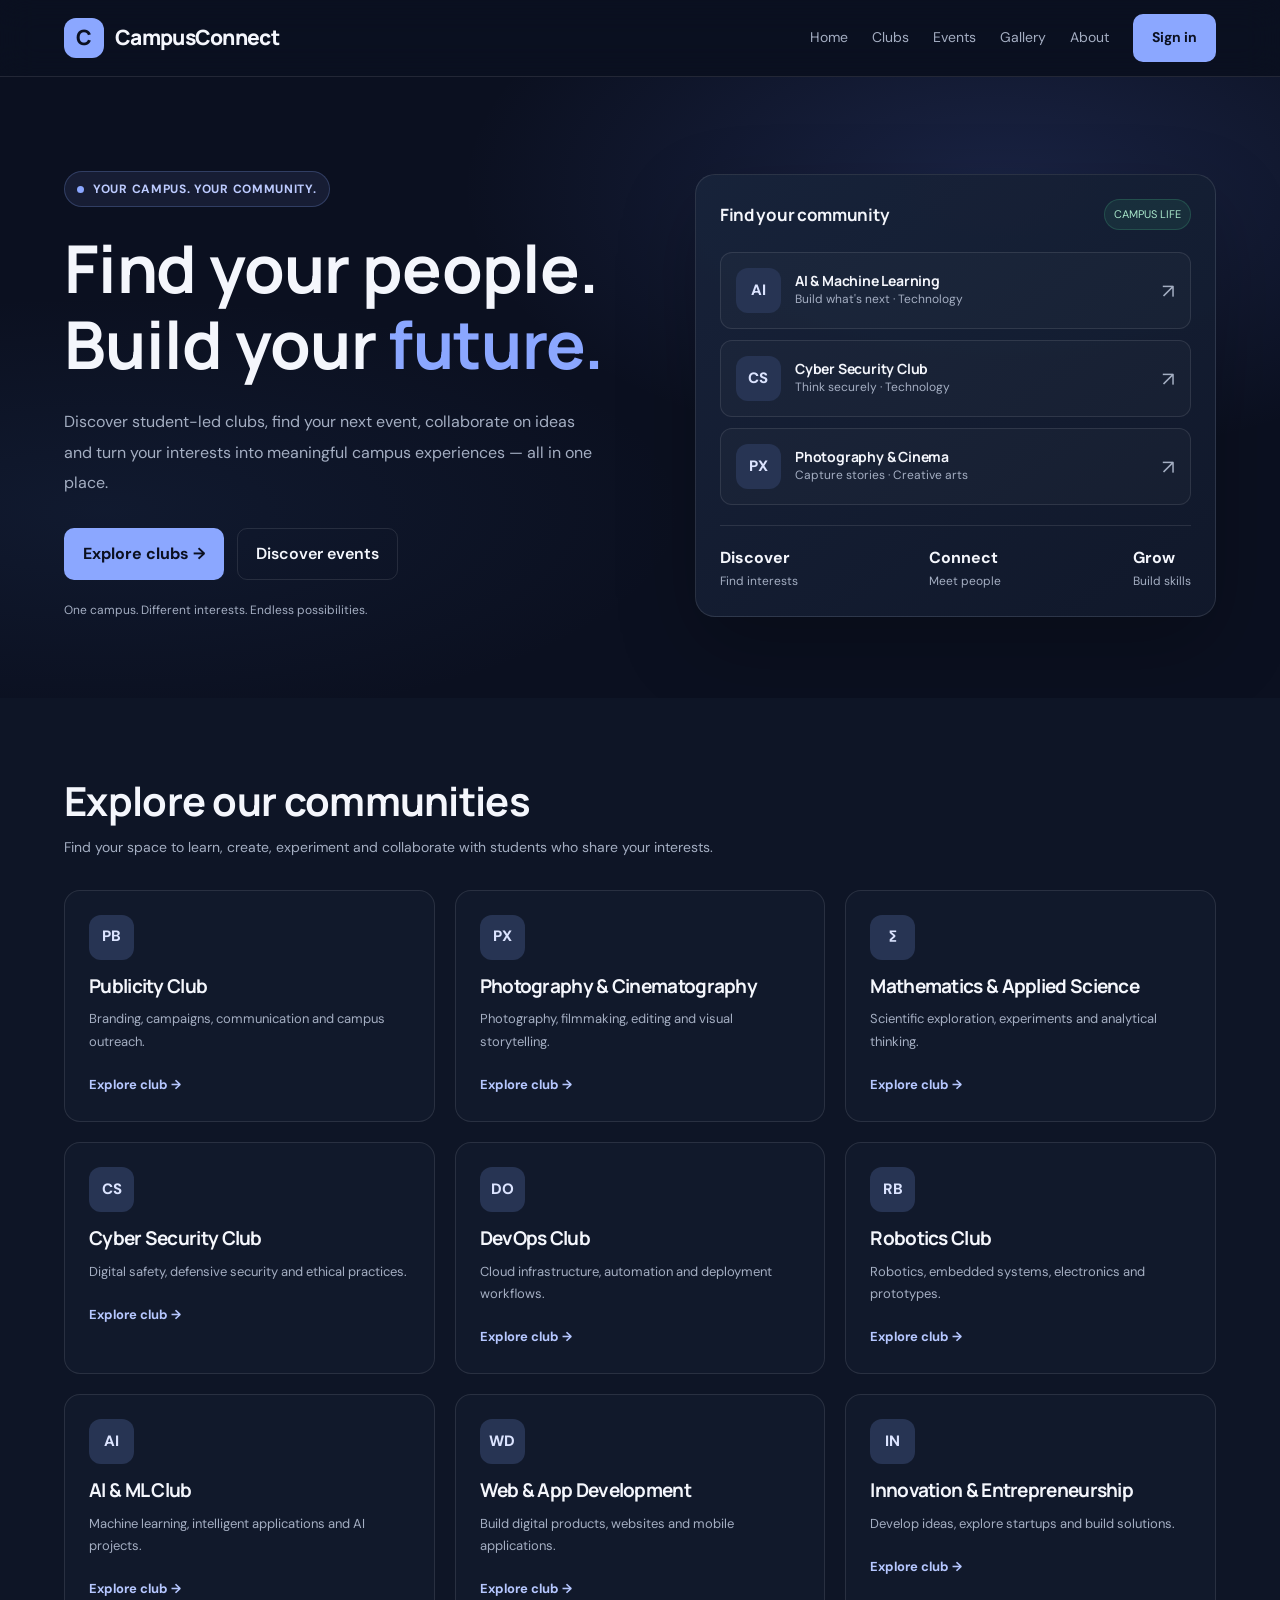
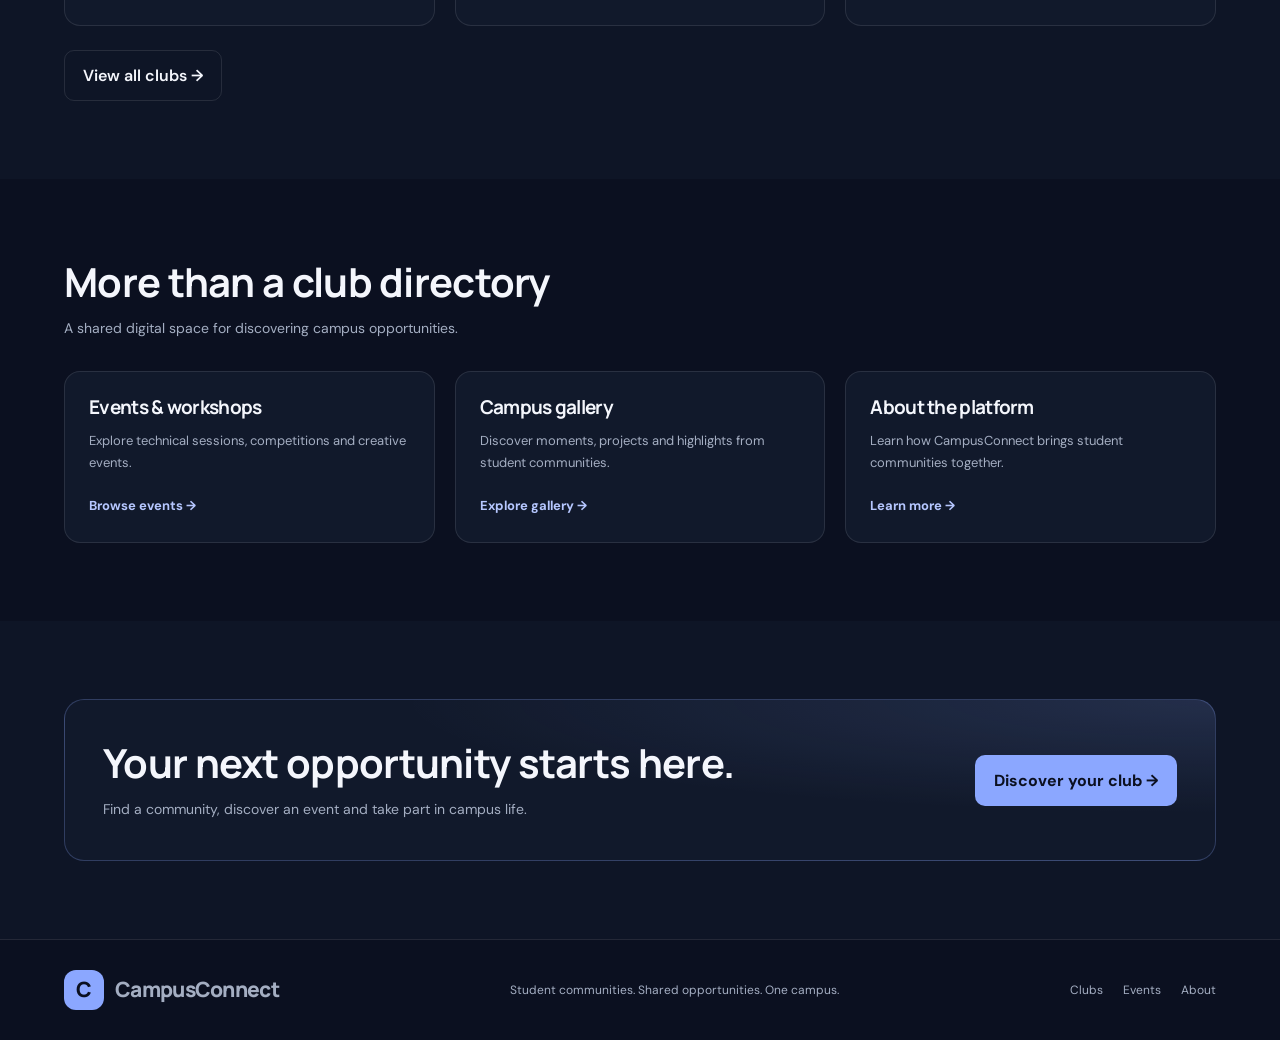
<file: frontend/index.html>
<!DOCTYPE html>
<html lang="en">
<head>
  <meta charset="UTF-8">
  <meta name="viewport" content="width=device-width, initial-scale=1.0">
  <meta name="theme-color" content="#0b1020">
  <meta name="description" content="CampusConnect connects students with college clubs, events, projects and opportunities.">

  <title>CampusConnect | Your Campus, Connected</title>

  <link rel="preconnect" href="https://fonts.googleapis.com">
  <link rel="preconnect" href="https://fonts.gstatic.com" crossorigin>
  <link href="https://fonts.googleapis.com/css2?family=DM+Sans:wght@400;500;600;700&family=Manrope:wght@400;500;600;700;800&display=swap" rel="stylesheet">

  <link rel="stylesheet" href="css/style.css">
  <script src="js/script.js" defer></script>
</head>

<body>
  <header class="navbar">
    <div class="container nav-inner">
      <a class="brand" href="index.html" aria-label="CampusConnect home">
        <span class="brand-mark">C</span>
        <span>CampusConnect</span>
      </a>

      <button class="menu-toggle" id="menuToggle"
        aria-label="Toggle navigation" aria-expanded="false"
        aria-controls="navLinks">☰</button>

      <nav class="nav-links" id="navLinks" aria-label="Main navigation">
        <a href="index.html" aria-current="page">Home</a>
        <a href="clubs.html">Clubs</a>
        <a href="events.html">Events</a>
        <a href="gallery.html">Gallery</a>
        <a href="about.html">About</a>
        <a class="nav-cta" href="login.html">Sign in</a>
      </nav>
    </div>
  </header>

  <main>
    <section class="hero">
      <div class="container hero-grid">
        <div>
          <span class="eyebrow">
            <span class="eyebrow-dot"></span>
            Your campus. Your community.
          </span>

          <h1>Find your people.<br>Build your <span class="gradient-text">future.</span></h1>

          <p class="hero-copy">
            Discover student-led clubs, find your next event, collaborate
            on ideas and turn your interests into meaningful campus
            experiences — all in one place.
          </p>

          <div class="hero-actions">
            <a class="button-primary" href="clubs.html">Explore clubs →</a>
            <a class="button-secondary" href="events.html">Discover events</a>
          </div>

          <p class="hero-note">
            One campus. Different interests. Endless possibilities.
          </p>
        </div>

        <div class="feature-panel">
          <div class="panel-top">
            <h2>Find your community</h2>
            <span class="live-label">CAMPUS LIFE</span>
          </div>

          <a class="club-preview" href="clubs.html#ai-ml">
            <span class="club-icon">AI</span>
            <span>
              <h3>AI &amp; Machine Learning</h3>
              <p>Build what's next · Technology</p>
            </span>
            <span class="club-arrow">↗</span>
          </a>

          <a class="club-preview" href="clubs.html#cyber-security">
            <span class="club-icon">CS</span>
            <span>
              <h3>Cyber Security Club</h3>
              <p>Think securely · Technology</p>
            </span>
            <span class="club-arrow">↗</span>
          </a>

          <a class="club-preview" href="clubs.html#photography">
            <span class="club-icon">PX</span>
            <span>
              <h3>Photography &amp; Cinema</h3>
              <p>Capture stories · Creative arts</p>
            </span>
            <span class="club-arrow">↗</span>
          </a>

          <div class="panel-bottom">
            <div><strong>Discover</strong>Find interests</div>
            <div><strong>Connect</strong>Meet people</div>
            <div><strong>Grow</strong>Build skills</div>
          </div>
        </div>
      </div>
    </section>

    <section class="section section-muted" id="clubs">
      <div class="container">
        <div class="section-heading">
          <h2>Explore our communities</h2>
          <p>
            Find your space to learn, create, experiment and collaborate
            with students who share your interests.
          </p>
        </div>

        <div class="grid">
          <article class="card">
            <div class="club-icon">PB</div>
            <h3>Publicity Club</h3>
            <p class="muted">Branding, campaigns, communication and campus outreach.</p>
            <a class="text-link" href="clubs.html#publicity">Explore club →</a>
          </article>

          <article class="card">
            <div class="club-icon">PX</div>
            <h3>Photography &amp; Cinematography</h3>
            <p class="muted">Photography, filmmaking, editing and visual storytelling.</p>
            <a class="text-link" href="clubs.html#photography">Explore club →</a>
          </article>

          <article class="card">
            <div class="club-icon">∑</div>
            <h3>Mathematics &amp; Applied Science</h3>
            <p class="muted">Scientific exploration, experiments and analytical thinking.</p>
            <a class="text-link" href="clubs.html#maths-science">Explore club →</a>
          </article>

          <article class="card">
            <div class="club-icon">CS</div>
            <h3>Cyber Security Club</h3>
            <p class="muted">Digital safety, defensive security and ethical practices.</p>
            <a class="text-link" href="clubs.html#cyber-security">Explore club →</a>
          </article>

          <article class="card">
            <div class="club-icon">DO</div>
            <h3>DevOps Club</h3>
            <p class="muted">Cloud infrastructure, automation and deployment workflows.</p>
            <a class="text-link" href="clubs.html#devops">Explore club →</a>
          </article>

          <article class="card">
            <div class="club-icon">RB</div>
            <h3>Robotics Club</h3>
            <p class="muted">Robotics, embedded systems, electronics and prototypes.</p>
            <a class="text-link" href="clubs.html#robotics">Explore club →</a>
          </article>

          <article class="card">
            <div class="club-icon">AI</div>
            <h3>AI &amp; ML Club</h3>
            <p class="muted">Machine learning, intelligent applications and AI projects.</p>
            <a class="text-link" href="clubs.html#ai-ml">Explore club →</a>
          </article>

          <article class="card">
            <div class="club-icon">WD</div>
            <h3>Web &amp; App Development</h3>
            <p class="muted">Build digital products, websites and mobile applications.</p>
            <a class="text-link" href="clubs.html#web-development">Explore club →</a>
          </article>

          <article class="card">
            <div class="club-icon">IN</div>
            <h3>Innovation &amp; Entrepreneurship</h3>
            <p class="muted">Develop ideas, explore startups and build solutions.</p>
            <a class="text-link" href="clubs.html#innovation">Explore club →</a>
          </article>
        </div>

        <p style="margin-top:24px">
          <a class="button-secondary" href="clubs.html">View all clubs →</a>
        </p>
      </div>
    </section>

    <section class="section">
      <div class="container">
        <div class="section-heading">
          <h2>More than a club directory</h2>
          <p>A shared digital space for discovering campus opportunities.</p>
        </div>

        <div class="grid">
          <article class="card">
            <h3>Events &amp; workshops</h3>
            <p class="muted">Explore technical sessions, competitions and creative events.</p>
            <a class="text-link" href="events.html">Browse events →</a>
          </article>

          <article class="card">
            <h3>Campus gallery</h3>
            <p class="muted">Discover moments, projects and highlights from student communities.</p>
            <a class="text-link" href="gallery.html">Explore gallery →</a>
          </article>

          <article class="card">
            <h3>About the platform</h3>
            <p class="muted">Learn how CampusConnect brings student communities together.</p>
            <a class="text-link" href="about.html">Learn more →</a>
          </article>
        </div>
      </div>
    </section>

    <section class="section section-muted">
      <div class="container">
        <div class="cta">
          <div>
            <h2>Your next opportunity starts here.</h2>
            <p>Find a community, discover an event and take part in campus life.</p>
          </div>
          <a class="button-primary" href="clubs.html">Discover your club →</a>
        </div>
      </div>
    </section>
  </main>

  <footer>
    <div class="container footer-inner">
      <a class="brand" href="index.html">
        <span class="brand-mark">C</span>
        <span>CampusConnect</span>
      </a>
      <span>Student communities. Shared opportunities. One campus.</span>
      <div class="footer-links">
        <a href="clubs.html">Clubs</a>
        <a href="events.html">Events</a>
        <a href="about.html">About</a>
      </div>
    </div>
  </footer>
</body>
</html>
</file>
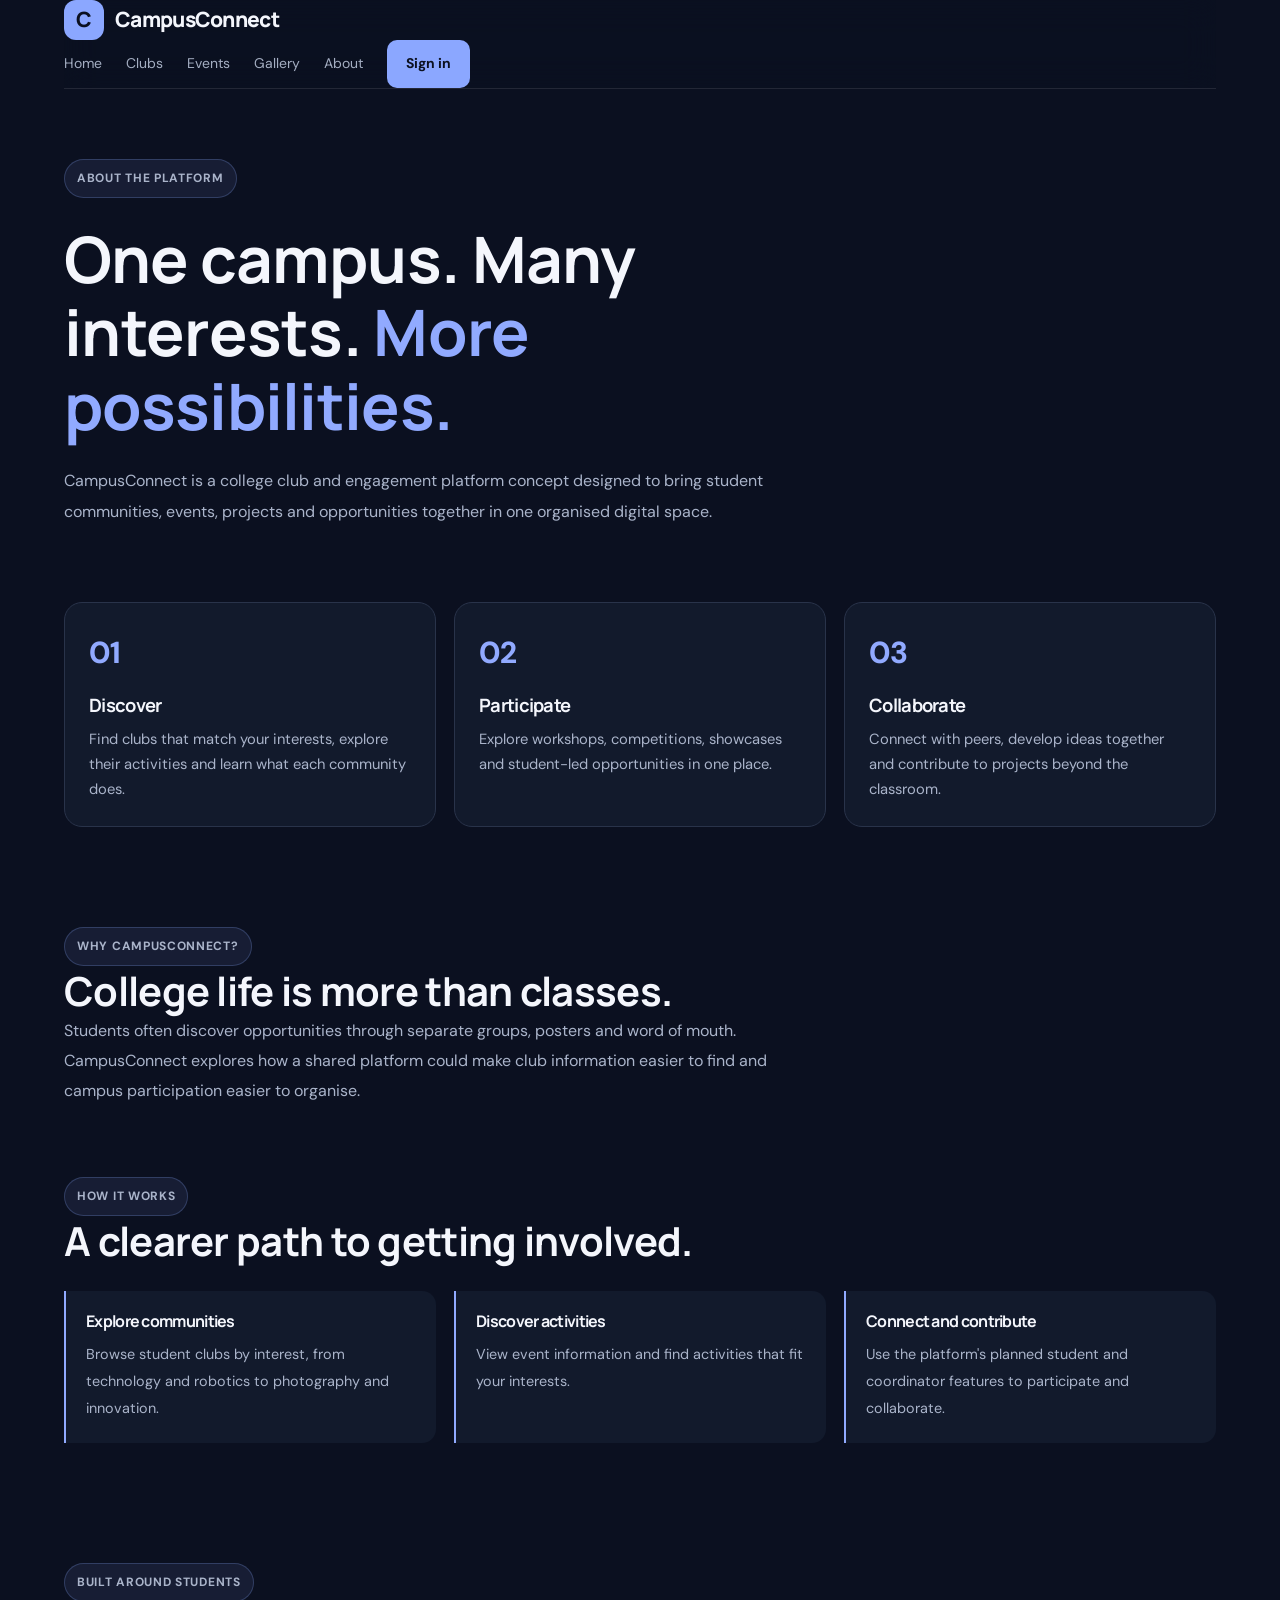
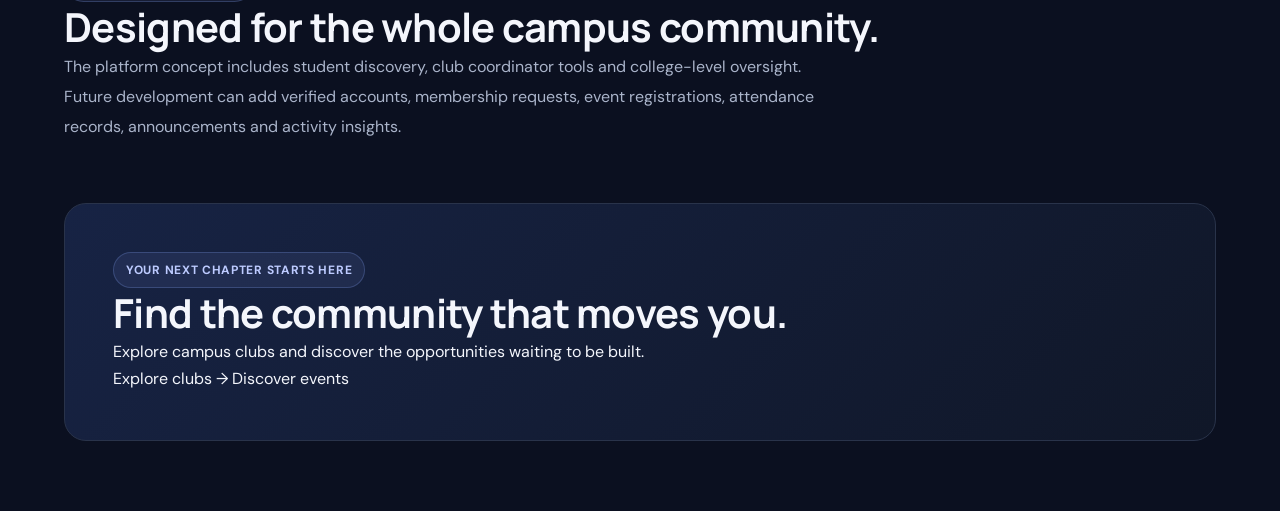
<file: frontend/about.html>
<!DOCTYPE html>
<html lang="en">
<head>
  <meta charset="UTF-8">
  <meta name="viewport" content="width=device-width, initial-scale=1.0">
  <meta name="theme-color" content="#0b1020">
  <meta name="description" content="Learn about CampusConnect, a platform concept for college clubs, events and student collaboration.">
  <title>About CampusConnect</title>
  <link rel="preconnect" href="https://fonts.googleapis.com">
  <link rel="preconnect" href="https://fonts.gstatic.com" crossorigin>
  <link href="https://fonts.googleapis.com/css2?family=DM+Sans:wght@400;500;600;700&family=Manrope:wght@400;500;600;700;800&display=swap" rel="stylesheet">
  <link rel="stylesheet" href="css/style.css">
  <script src="js/script.js" defer></script>
  <style>
    .about-hero{padding:70px 0 45px}
    .about-hero h1{font-size:clamp(2.3rem,5vw,4.2rem);max-width:850px}
    .about-hero p,.about-section p{color:#aab4ca;line-height:1.9;max-width:760px}
    .about-grid{display:grid;grid-template-columns:repeat(auto-fit,minmax(220px,1fr));gap:18px;margin:30px 0 65px}
    .about-card{background:#121a2c;border:1px solid #29334a;border-radius:18px;padding:24px}
    .about-card .number{color:#91aaff;font-size:1.9rem;font-weight:800;margin-bottom:15px}
    .about-card h2{font-size:1.15rem;margin:0 0 10px}
    .about-card p{color:#aab4ca;line-height:1.7;font-size:.92rem}
    .about-section{padding:35px 0}
    .about-section h2{font-size:clamp(1.7rem,4vw,2.5rem)}
    .about-steps{display:grid;grid-template-columns:repeat(auto-fit,minmax(200px,1fr));gap:18px;margin:25px 0 50px}
    .about-step{padding:20px;border-left:2px solid #91aaff;background:#121a2c;border-radius:0 14px 14px 0}
    .about-step h3{margin:0 0 10px;font-size:1rem}
    .about-step p{font-size:.9rem;margin:0}
    .about-cta{margin:25px 0 70px;padding:clamp(24px,5vw,48px);border:1px solid #29334a;border-radius:22px;background:linear-gradient(135deg,#172344,#101728)}
  </style>
</head>
<body>
  <header class="site-header">
    <nav class="navbar container">
      <a class="brand" href="index.html"><span class="brand-mark">C</span> CampusConnect</a>
      <button class="menu-toggle" id="menuToggle" aria-label="Toggle navigation" aria-expanded="false">☰</button>
      <div class="nav-links" id="navLinks">
        <a href="index.html">Home</a>
        <a href="clubs.html">Clubs</a>
        <a href="events.html">Events</a>
        <a href="gallery.html">Gallery</a>
        <a href="about.html" aria-current="page">About</a>
        <a class="nav-cta" href="login.html">Sign in</a>
      </div>
    </nav>
  </header>

  <main class="container">
    <section class="about-hero">
      <p class="eyebrow">ABOUT THE PLATFORM</p>
      <h1>One campus. Many interests. <span style="color:#91aaff">More possibilities.</span></h1>
      <p>CampusConnect is a college club and engagement platform concept designed to bring student communities, events, projects and opportunities together in one organised digital space.</p>
    </section>

    <section class="about-grid" aria-label="Platform goals">
      <article class="about-card">
        <div class="number">01</div>
        <h2>Discover</h2>
        <p>Find clubs that match your interests, explore their activities and learn what each community does.</p>
      </article>
      <article class="about-card">
        <div class="number">02</div>
        <h2>Participate</h2>
        <p>Explore workshops, competitions, showcases and student-led opportunities in one place.</p>
      </article>
      <article class="about-card">
        <div class="number">03</div>
        <h2>Collaborate</h2>
        <p>Connect with peers, develop ideas together and contribute to projects beyond the classroom.</p>
      </article>
    </section>

    <section class="about-section">
      <p class="eyebrow">WHY CAMPUSCONNECT?</p>
      <h2>College life is more than classes.</h2>
      <p>Students often discover opportunities through separate groups, posters and word of mouth. CampusConnect explores how a shared platform could make club information easier to find and campus participation easier to organise.</p>
    </section>

    <section class="about-section">
      <p class="eyebrow">HOW IT WORKS</p>
      <h2>A clearer path to getting involved.</h2>
      <div class="about-steps">
        <article class="about-step">
          <h3>Explore communities</h3>
          <p>Browse student clubs by interest, from technology and robotics to photography and innovation.</p>
        </article>
        <article class="about-step">
          <h3>Discover activities</h3>
          <p>View event information and find activities that fit your interests.</p>
        </article>
        <article class="about-step">
          <h3>Connect and contribute</h3>
          <p>Use the platform's planned student and coordinator features to participate and collaborate.</p>
        </article>
      </div>
    </section>

    <section class="about-section">
      <p class="eyebrow">BUILT AROUND STUDENTS</p>
      <h2>Designed for the whole campus community.</h2>
      <p>The platform concept includes student discovery, club coordinator tools and college-level oversight. Future development can add verified accounts, membership requests, event registrations, attendance records, announcements and activity insights.</p>
    </section>

    <section class="about-cta">
      <p class="eyebrow">YOUR NEXT CHAPTER STARTS HERE</p>
      <h2>Find the community that moves you.</h2>
      <p>Explore campus clubs and discover the opportunities waiting to be built.</p>
      <a class="btn btn-primary" href="clubs.html">Explore clubs →</a>
      <a class="btn btn-secondary" href="events.html">Discover events</a>
    </section>
  </main>
</body>
</html>
</file>
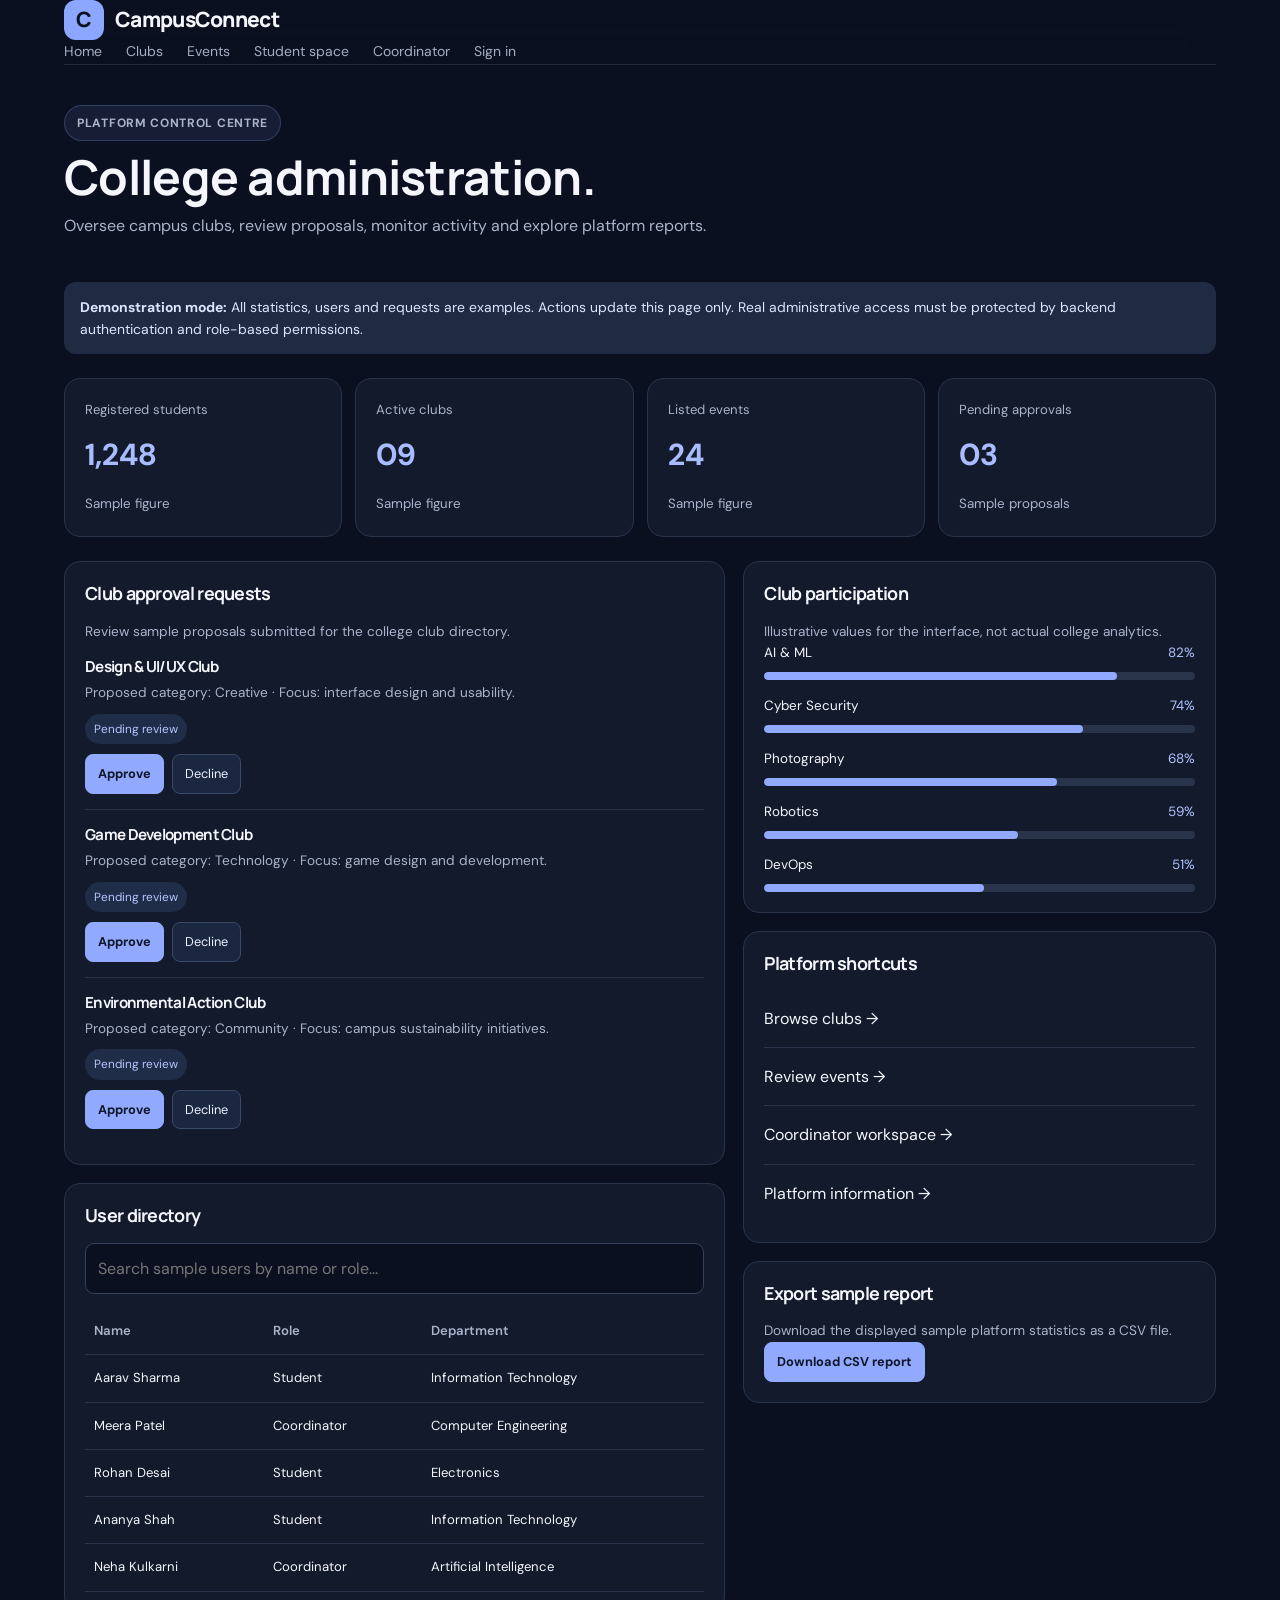
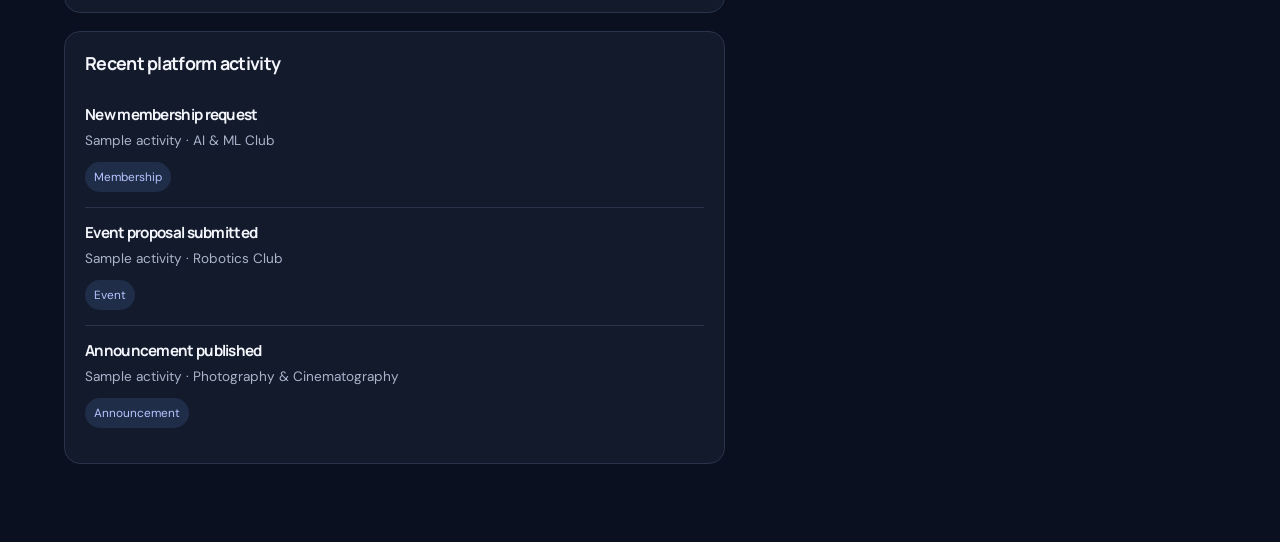
<file: frontend/admin.html>
<!DOCTYPE html>
<html lang="en">
<head>
  <meta charset="UTF-8">
  <meta name="viewport" content="width=device-width, initial-scale=1.0">
  <meta name="theme-color" content="#0b1020">
  <title>College Admin | CampusConnect</title>
  <link rel="preconnect" href="https://fonts.googleapis.com">
  <link rel="preconnect" href="https://fonts.gstatic.com" crossorigin>
  <link href="https://fonts.googleapis.com/css2?family=DM+Sans:wght@400;500;600;700&family=Manrope:wght@400;500;600;700;800&display=swap" rel="stylesheet">
  <link rel="stylesheet" href="css/style.css">
  <script src="js/script.js" defer></script>
  <style>
    .admin-hero{padding:40px 0 22px}
    .admin-hero h1{font-size:clamp(2rem,5vw,3rem);margin:8px 0}
    .admin-hero p{color:#aab4ca;line-height:1.7}
    .admin-notice{background:#202b43;color:#dce5ff;border-radius:12px;padding:14px 16px;line-height:1.6;font-size:.87rem;margin:20px 0}
    .admin-stats{display:grid;grid-template-columns:repeat(4,minmax(0,1fr));gap:13px;margin:24px 0}
    .admin-stat,.admin-panel{background:#121a2c;border:1px solid #29334a;border-radius:16px;padding:20px;min-width:0}
    .admin-stat span{display:block;color:#aab4ca;font-size:.82rem}
    .admin-stat strong{display:block;font-size:1.9rem;color:#a9bcff;margin:8px 0}
    .admin-stat small{color:#aab4ca}
    .admin-grid{display:grid;grid-template-columns:minmax(0,1.4fr) minmax(0,1fr);gap:18px;padding-bottom:60px}
    .admin-panel{margin-bottom:18px}
    .admin-panel h2{font-size:1.12rem;margin:0 0 16px}
    .admin-item{padding:15px 0;border-top:1px solid #29334a}
    .admin-item:first-of-type{border-top:0}
    .admin-item h3{font-size:.95rem;margin:0 0 6px}
    .admin-item p{font-size:.85rem;color:#aab4ca;line-height:1.6;margin:0 0 10px}
    .admin-tag{display:inline-block;background:#202d49;color:#b5c4ff;padding:5px 9px;border-radius:20px;font-size:.74rem}
    .admin-actions{display:flex;gap:8px;flex-wrap:wrap;margin-top:10px}
    .admin-button{border:1px solid #3b4a69;background:#1b2740;color:#eaf0ff;padding:8px 12px;border-radius:8px;font:inherit;font-size:.8rem;cursor:pointer}
    .admin-button.primary{background:#91aaff;color:#10172a;border-color:#91aaff;font-weight:700}
    .admin-button:disabled{opacity:.6;cursor:default}
    .admin-table-wrap{overflow-x:auto}
    .admin-table{width:100%;border-collapse:collapse;font-size:.82rem}
    .admin-table th,.admin-table td{text-align:left;padding:12px 9px;border-bottom:1px solid #29334a;white-space:nowrap}
    .admin-table th{color:#aab4ca;font-weight:600}
    .admin-message{display:none;margin-top:12px;font-size:.85rem;line-height:1.6;color:#dce5ff}
    .admin-message.show{display:block}
    .admin-bars{display:grid;gap:15px}
    .admin-bar-label{display:flex;justify-content:space-between;gap:12px;font-size:.84rem;margin-bottom:7px}
    .admin-bar-label span:last-child{color:#b5c4ff}
    .admin-track{height:8px;border-radius:10px;background:#29334a;overflow:hidden}
    .admin-fill{height:100%;background:#91aaff;border-radius:10px}
    .admin-filter{width:100%;box-sizing:border-box;padding:11px 12px;margin-bottom:14px;background:#0b1020;border:1px solid #34415b;border-radius:9px;color:#f2f5ff;font:inherit}
    @media(max-width:760px){.admin-grid{grid-template-columns:1fr}.admin-stats{grid-template-columns:repeat(2,minmax(0,1fr))}}
    @media(max-width:380px){.admin-stats{grid-template-columns:1fr}}
  </style>
</head>
<body>
  <header class="site-header">
    <nav class="navbar container">
      <a class="brand" href="index.html"><span class="brand-mark">C</span> CampusConnect</a>
      <button class="menu-toggle" id="menuToggle" aria-label="Toggle navigation" aria-expanded="false">☰</button>
      <div class="nav-links" id="navLinks">
        <a href="index.html">Home</a>
        <a href="clubs.html">Clubs</a>
        <a href="events.html">Events</a>
        <a href="dashboard.html">Student space</a>
        <a href="coordinator.html">Coordinator</a>
        <a href="login.html">Sign in</a>
      </div>
    </nav>
  </header>

  <main class="container">
    <section class="admin-hero">
      <p class="eyebrow">PLATFORM CONTROL CENTRE</p>
      <h1>College administration.</h1>
      <p>Oversee campus clubs, review proposals, monitor activity and explore platform reports.</p>
    </section>

    <div class="admin-notice">
      <strong>Demonstration mode:</strong> All statistics, users and requests are examples. Actions update this page only. Real administrative access must be protected by backend authentication and role-based permissions.
    </div>

    <section class="admin-stats" aria-label="Platform statistics">
      <div class="admin-stat"><span>Registered students</span><strong id="studentCount">1,248</strong><small>Sample figure</small></div>
      <div class="admin-stat"><span>Active clubs</span><strong id="clubCount">09</strong><small>Sample figure</small></div>
      <div class="admin-stat"><span>Listed events</span><strong id="eventCount">24</strong><small>Sample figure</small></div>
      <div class="admin-stat"><span>Pending approvals</span><strong id="approvalCount">03</strong><small>Sample proposals</small></div>
    </section>

    <div class="admin-grid">
      <div>
        <section class="admin-panel">
          <h2>Club approval requests</h2>
          <p style="color:#aab4ca;font-size:.85rem;line-height:1.6">Review sample proposals submitted for the college club directory.</p>
          <div id="clubRequests">
            <article class="admin-item" data-club-request>
              <h3>Design & UI/UX Club</h3>
              <p>Proposed category: Creative · Focus: interface design and usability.</p>
              <span class="admin-tag">Pending review</span>
              <div class="admin-actions">
                <button class="admin-button primary club-decision" data-decision="approve" type="button">Approve</button>
                <button class="admin-button club-decision" data-decision="decline" type="button">Decline</button>
              </div>
            </article>
            <article class="admin-item" data-club-request>
              <h3>Game Development Club</h3>
              <p>Proposed category: Technology · Focus: game design and development.</p>
              <span class="admin-tag">Pending review</span>
              <div class="admin-actions">
                <button class="admin-button primary club-decision" data-decision="approve" type="button">Approve</button>
                <button class="admin-button club-decision" data-decision="decline" type="button">Decline</button>
              </div>
            </article>
            <article class="admin-item" data-club-request>
              <h3>Environmental Action Club</h3>
              <p>Proposed category: Community · Focus: campus sustainability initiatives.</p>
              <span class="admin-tag">Pending review</span>
              <div class="admin-actions">
                <button class="admin-button primary club-decision" data-decision="approve" type="button">Approve</button>
                <button class="admin-button club-decision" data-decision="decline" type="button">Decline</button>
              </div>
            </article>
          </div>
          <p class="admin-message" id="clubMessage" role="status" aria-live="polite"></p>
        </section>

        <section class="admin-panel">
          <h2>User directory</h2>
          <input class="admin-filter" id="userSearch" type="search" placeholder="Search sample users by name or role..." aria-label="Search users">
          <div class="admin-table-wrap">
            <table class="admin-table">
              <thead><tr><th>Name</th><th>Role</th><th>Department</th></tr></thead>
              <tbody id="userTable">
                <tr><td>Aarav Sharma</td><td>Student</td><td>Information Technology</td></tr>
                <tr><td>Meera Patel</td><td>Coordinator</td><td>Computer Engineering</td></tr>
                <tr><td>Rohan Desai</td><td>Student</td><td>Electronics</td></tr>
                <tr><td>Ananya Shah</td><td>Student</td><td>Information Technology</td></tr>
                <tr><td>Neha Kulkarni</td><td>Coordinator</td><td>Artificial Intelligence</td></tr>
              </tbody>
            </table>
          </div>
          <p id="userSearchMessage" class="admin-message" role="status" aria-live="polite"></p>
        </section>

        <section class="admin-panel">
          <h2>Recent platform activity</h2>
          <article class="admin-item">
            <h3>New membership request</h3>
            <p>Sample activity · AI & ML Club</p>
            <span class="admin-tag">Membership</span>
          </article>
          <article class="admin-item">
            <h3>Event proposal submitted</h3>
            <p>Sample activity · Robotics Club</p>
            <span class="admin-tag">Event</span>
          </article>
          <article class="admin-item">
            <h3>Announcement published</h3>
            <p>Sample activity · Photography & Cinematography</p>
            <span class="admin-tag">Announcement</span>
          </article>
        </section>
      </div>

      <aside>
        <section class="admin-panel">
          <h2>Club participation</h2>
          <p style="color:#aab4ca;font-size:.85rem;line-height:1.6">Illustrative values for the interface, not actual college analytics.</p>
          <div class="admin-bars">
            <div>
              <div class="admin-bar-label"><span>AI & ML</span><span>82%</span></div>
              <div class="admin-track"><div class="admin-fill" style="width:82%"></div></div>
            </div>
            <div>
              <div class="admin-bar-label"><span>Cyber Security</span><span>74%</span></div>
              <div class="admin-track"><div class="admin-fill" style="width:74%"></div></div>
            </div>
            <div>
              <div class="admin-bar-label"><span>Photography</span><span>68%</span></div>
              <div class="admin-track"><div class="admin-fill" style="width:68%"></div></div>
            </div>
            <div>
              <div class="admin-bar-label"><span>Robotics</span><span>59%</span></div>
              <div class="admin-track"><div class="admin-fill" style="width:59%"></div></div>
            </div>
            <div>
              <div class="admin-bar-label"><span>DevOps</span><span>51%</span></div>
              <div class="admin-track"><div class="admin-fill" style="width:51%"></div></div>
            </div>
          </div>
        </section>

        <section class="admin-panel">
          <h2>Platform shortcuts</h2>
          <div class="admin-item"><a href="clubs.html">Browse clubs →</a></div>
          <div class="admin-item"><a href="events.html">Review events →</a></div>
          <div class="admin-item"><a href="coordinator.html">Coordinator workspace →</a></div>
          <div class="admin-item"><a href="about.html">Platform information →</a></div>
        </section>

        <section class="admin-panel">
          <h2>Export sample report</h2>
          <p style="color:#aab4ca;font-size:.85rem;line-height:1.6">Download the displayed sample platform statistics as a CSV file.</p>
          <button class="admin-button primary" id="exportReport" type="button">Download CSV report</button>
          <p class="admin-message" id="exportMessage" role="status" aria-live="polite"></p>
        </section>
      </aside>
    </div>
  </main>

  <script>
    const clubRequests = document.getElementById("clubRequests");
    const approvalCount = document.getElementById("approvalCount");
    const clubCount = document.getElementById("clubCount");
    const clubMessage = document.getElementById("clubMessage");

    clubRequests.addEventListener("click", (event) => {
      const button = event.target.closest(".club-decision");
      if (!button) return;

      const request = button.closest("[data-club-request]");
      const name = request.querySelector("h3").textContent;
      const approved = button.dataset.decision === "approve";

      request.querySelector(".admin-tag").textContent =
        approved ? "Approved (demo)" : "Declined (demo)";
      request.querySelectorAll("button").forEach((item) => item.disabled = true);

      const pending = [...clubRequests.querySelectorAll("[data-club-request] .admin-tag")]
        .filter((tag) => tag.textContent === "Pending review").length;

      approvalCount.textContent = String(pending).padStart(2, "0");

      if (approved) {
        clubCount.textContent = String(Number(clubCount.textContent) + 1).padStart(2, "0");
      }

      clubMessage.textContent = `${name}: ${approved ? "approved" : "declined"} in this demonstration. No server data was changed.`;
      clubMessage.classList.add("show");
    });

    document.getElementById("userSearch").addEventListener("input", (event) => {
      const query = event.target.value.toLowerCase().trim();
      const rows = [...document.querySelectorAll("#userTable tr")];
      let visible = 0;

      rows.forEach((row) => {
        const matches = row.textContent.toLowerCase().includes(query);
        row.hidden = !matches;
        if (matches) visible++;
      });

      const message = document.getElementById("userSearchMessage");
      message.textContent = visible ? `${visible} sample user(s) found.` : "No matching sample users.";
      message.classList.add("show");
    });

    document.getElementById("exportReport").addEventListener("click", () => {
      const rows = [
        ["CampusConnect Sample Platform Report"],
        ["Metric", "Value"],
        ["Registered students", document.getElementById("studentCount").textContent],
        ["Active clubs", document.getElementById("clubCount").textContent],
        ["Listed events", document.getElementById("eventCount").textContent],
        ["Pending approvals", document.getElementById("approvalCount").textContent],
        [],
        ["Club", "Illustrative participation"],
        ["AI & ML", "82%"],
        ["Cyber Security", "74%"],
        ["Photography", "68%"],
        ["Robotics", "59%"],
        ["DevOps", "51%"]
      ];

      const csv = rows.map((row) => row.map((cell) => {
        const value = String(cell ?? "");
        return '"' + value.replace(/"/g, '""') + '"';
      }).join(",")).join("\r\n");

      const blob = new Blob([csv], {type: "text/csv;charset=utf-8;"});
      const url = URL.createObjectURL(blob);
      const link = document.createElement("a");
      link.href = url;
      link.download = "campusconnect-sample-report.csv";
      document.body.appendChild(link);
      link.click();
      link.remove();
      URL.revokeObjectURL(url);

      const message = document.getElementById("exportMessage");
      message.textContent = "Sample CSV report prepared. The file contains demonstration data only.";
      message.classList.add("show");
    });
  </script>
</body>
</html>
</file>
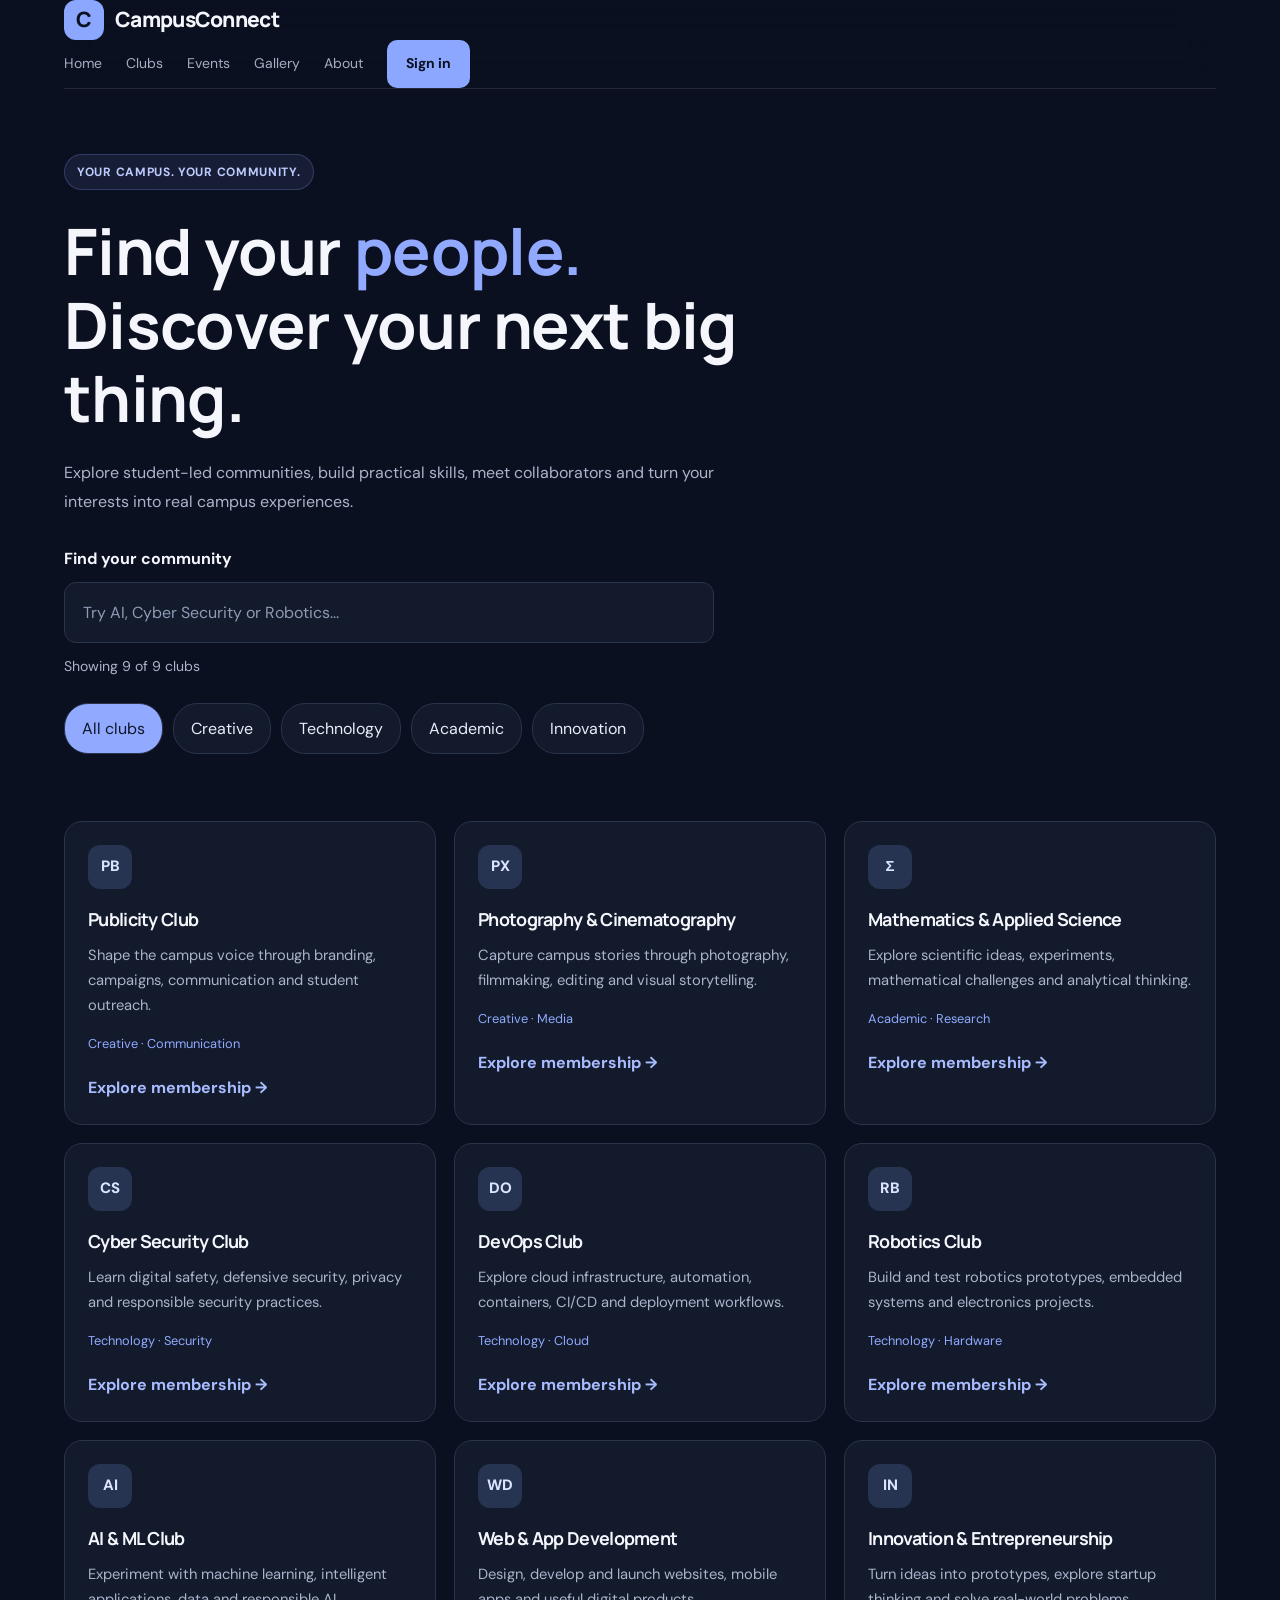
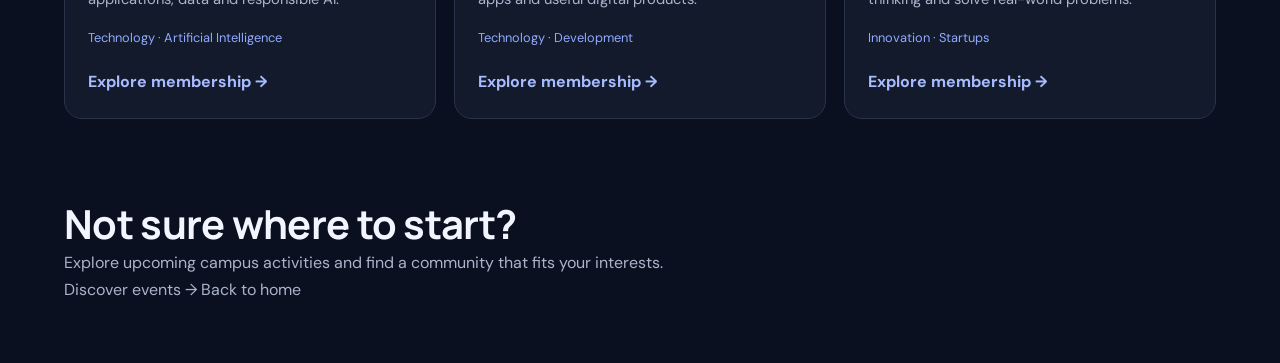
<file: frontend/clubs.html>
<!DOCTYPE html>
<html lang="en">
<head>
  <meta charset="UTF-8">
  <meta name="viewport" content="width=device-width, initial-scale=1.0">
  <meta name="theme-color" content="#0b1020">
  <meta name="description" content="Discover college clubs, find your community and explore opportunities on CampusConnect.">

  <title>Explore Clubs | CampusConnect</title>

  <link rel="preconnect" href="https://fonts.googleapis.com">
  <link rel="preconnect" href="https://fonts.gstatic.com" crossorigin>

  <link href="https://fonts.googleapis.com/css2?family=DM+Sans:wght@400;500;600;700&family=Manrope:wght@400;500;600;700;800&display=swap" rel="stylesheet">

  <link rel="stylesheet" href="css/style.css">
  <script src="js/script.js" defer></script>

  <style>
    .clubs-hero {
      padding: 65px 0 35px;
    }

    .clubs-hero h1 {
      font-size: clamp(2.2rem, 5vw, 4rem);
      max-width: 780px;
      line-height: 1.15;
    }

    .clubs-hero > p:not(.eyebrow) {
      max-width: 650px;
      line-height: 1.8;
      color: #aab4ca;
    }

    .club-search {
      max-width: 650px;
      margin-top: 28px;
    }

    .club-search label {
      display: block;
      margin-bottom: 10px;
      font-weight: 700;
    }

    .club-search input {
      box-sizing: border-box;
      width: 100%;
      padding: 16px 18px;
      border: 1px solid #29334a;
      border-radius: 12px;
      background: #121a2c;
      color: #f2f5ff;
      font: inherit;
      transition: border-color 0.2s, box-shadow 0.2s;
    }

    .club-search input:focus {
      outline: none;
      border-color: #91aaff;
      box-shadow: 0 0 0 3px #91aaff22;
    }

    .club-search input::placeholder {
      color: #8f9bb5;
    }

    #searchResults {
      color: #aab4ca;
      font-size: 0.88rem;
      margin-top: 12px;
    }

    .club-filters {
      display: flex;
      flex-wrap: wrap;
      gap: 10px;
      margin: 24px 0 32px;
    }

    .club-filter {
      border: 1px solid #29334a;
      background: #121a2c;
      color: #e9edfa;
      padding: 11px 17px;
      border-radius: 24px;
      cursor: pointer;
      font: inherit;
      transition: background 0.2s, color 0.2s;
    }

    .club-filter.active,
    .club-filter:hover {
      background: #91aaff;
      color: #10172a;
    }

    .club-filter:focus-visible,
    .club-card a:focus-visible {
      outline: 2px solid #91aaff;
      outline-offset: 4px;
    }

    .club-grid {
      display: grid;
      grid-template-columns: repeat(3, minmax(0, 1fr));
      gap: 18px;
      padding-bottom: 50px;
    }

    .club-card {
      min-width: 0;
      border: 1px solid #29334a;
      background: #121a2c;
      padding: 23px;
      border-radius: 18px;
      transition: transform 0.2s, border-color 0.2s;
    }

    .club-card:hover {
      transform: translateY(-4px);
      border-color: #91aaff;
    }

    .club-icon {
      width: 44px;
      height: 44px;
      display: grid;
      place-items: center;
      background: #263451;
      border-radius: 12px;
      font-weight: 800;
      margin-bottom: 18px;
      color: #dce5ff;
    }

    .club-card h2 {
      font-size: 1.12rem;
      line-height: 1.45;
      margin: 0 0 10px;
    }

    .club-card p {
      color: #aab4ca;
      line-height: 1.7;
      font-size: 0.92rem;
    }

    .club-meta {
      color: #91aaff;
      font-size: 0.8rem;
      margin: 15px 0;
    }

    .club-card a {
      color: #a9bcff;
      text-decoration: none;
      font-weight: 700;
      display: inline-block;
      margin-top: 4px;
    }

    .club-card[hidden] {
      display: none !important;
    }

    .no-results {
      display: none;
      text-align: center;
      padding: 45px 20px;
      margin-bottom: 50px;
      border: 1px dashed #34415b;
      border-radius: 18px;
      color: #aab4ca;
    }

    .no-results.show {
      display: block;
    }

    .no-results h2 {
      color: #f2f5ff;
      margin-bottom: 10px;
    }

    .clubs-footer {
      padding: 30px 0 60px;
      color: #aab4ca;
    }

    .clubs-footer h2 {
      color: #f2f5ff;
    }

    @media (max-width: 800px) {
      .club-grid {
        grid-template-columns: repeat(2, minmax(0, 1fr));
      }
    }

    @media (max-width: 520px) {
      .clubs-hero {
        padding-top: 45px;
      }

      .club-grid {
        grid-template-columns: 1fr;
      }

      .club-card {
        padding: 21px;
      }

      .club-filter {
        padding: 10px 14px;
        font-size: 0.9rem;
      }
    }
  </style>
</head>

<body>

  <header class="site-header">
    <nav class="navbar container">

      <a class="brand" href="index.html">
        <span class="brand-mark">C</span>
        CampusConnect
      </a>

      <button
        class="menu-toggle"
        id="menuToggle"
        aria-label="Toggle navigation"
        aria-expanded="false"
        type="button"
      >☰</button>

      <div class="nav-links" id="navLinks">
        <a href="index.html">Home</a>
        <a href="clubs.html" aria-current="page">Clubs</a>
        <a href="events.html">Events</a>
        <a href="gallery.html">Gallery</a>
        <a href="about.html">About</a>
        <a class="nav-cta" href="login.html">Sign in</a>
      </div>

    </nav>
  </header>

  <main class="container">

    <section class="clubs-hero">

      <p class="eyebrow">YOUR CAMPUS. YOUR COMMUNITY.</p>

      <h1>
        Find your <span style="color:#91aaff">people.</span>
        Discover your next big thing.
      </h1>

      <p>
        Explore student-led communities, build practical skills,
        meet collaborators and turn your interests into real campus experiences.
      </p>

      <div class="club-search">
        <label for="clubSearch">Find your community</label>

        <input
          type="search"
          id="clubSearch"
          placeholder="Try AI, Cyber Security or Robotics..."
          autocomplete="off"
          aria-describedby="searchResults"
        >

        <p id="searchResults" aria-live="polite">
          Showing all 9 clubs
        </p>
      </div>

      <div class="club-filters" aria-label="Filter clubs by category">

        <button type="button" class="club-filter active" data-filter="all" aria-pressed="true">
          All clubs
        </button>

        <button type="button" class="club-filter" data-filter="creative" aria-pressed="false">
          Creative
        </button>

        <button type="button" class="club-filter" data-filter="technology" aria-pressed="false">
          Technology
        </button>

        <button type="button" class="club-filter" data-filter="academic" aria-pressed="false">
          Academic
        </button>

        <button type="button" class="club-filter" data-filter="innovation" aria-pressed="false">
          Innovation
        </button>

      </div>

    </section>

    <section class="club-grid" id="clubGrid" aria-label="Campus clubs">

      <article class="club-card" id="publicity" data-category="creative">
        <div class="club-icon">PB</div>
        <h2>Publicity Club</h2>
        <p>Shape the campus voice through branding, campaigns, communication and student outreach.</p>
        <div class="club-meta">Creative · Communication</div>
        <a href="login.html">Explore membership →</a>
      </article>

      <article class="club-card" id="photography" data-category="creative">
        <div class="club-icon">PX</div>
        <h2>Photography &amp; Cinematography</h2>
        <p>Capture campus stories through photography, filmmaking, editing and visual storytelling.</p>
        <div class="club-meta">Creative · Media</div>
        <a href="login.html">Explore membership →</a>
      </article>

      <article class="club-card" id="maths-science" data-category="academic">
        <div class="club-icon">Σ</div>
        <h2>Mathematics &amp; Applied Science</h2>
        <p>Explore scientific ideas, experiments, mathematical challenges and analytical thinking.</p>
        <div class="club-meta">Academic · Research</div>
        <a href="login.html">Explore membership →</a>
      </article>

      <article class="club-card" id="cyber-security" data-category="technology">
        <div class="club-icon">CS</div>
        <h2>Cyber Security Club</h2>
        <p>Learn digital safety, defensive security, privacy and responsible security practices.</p>
        <div class="club-meta">Technology · Security</div>
        <a href="login.html">Explore membership →</a>
      </article>

      <article class="club-card" id="devops" data-category="technology">
        <div class="club-icon">DO</div>
        <h2>DevOps Club</h2>
        <p>Explore cloud infrastructure, automation, containers, CI/CD and deployment workflows.</p>
        <div class="club-meta">Technology · Cloud</div>
        <a href="login.html">Explore membership →</a>
      </article>

      <article class="club-card" id="robotics" data-category="technology">
        <div class="club-icon">RB</div>
        <h2>Robotics Club</h2>
        <p>Build and test robotics prototypes, embedded systems and electronics projects.</p>
        <div class="club-meta">Technology · Hardware</div>
        <a href="login.html">Explore membership →</a>
      </article>

      <article class="club-card" id="ai-ml" data-category="technology">
        <div class="club-icon">AI</div>
        <h2>AI &amp; ML Club</h2>
        <p>Experiment with machine learning, intelligent applications, data and responsible AI.</p>
        <div class="club-meta">Technology · Artificial Intelligence</div>
        <a href="login.html">Explore membership →</a>
      </article>

      <article class="club-card" id="web-development" data-category="technology">
        <div class="club-icon">WD</div>
        <h2>Web &amp; App Development</h2>
        <p>Design, develop and launch websites, mobile apps and useful digital products.</p>
        <div class="club-meta">Technology · Development</div>
        <a href="login.html">Explore membership →</a>
      </article>

      <article class="club-card" id="innovation" data-category="innovation">
        <div class="club-icon">IN</div>
        <h2>Innovation &amp; Entrepreneurship</h2>
        <p>Turn ideas into prototypes, explore startup thinking and solve real-world problems.</p>
        <div class="club-meta">Innovation · Startups</div>
        <a href="login.html">Explore membership →</a>
      </article>

    </section>

    <section class="no-results" id="noResults" aria-live="polite">
      <h2>No clubs found</h2>
      <p>Try another search term or select a different category.</p>

      <button type="button" class="club-filter" id="resetSearch">
        Show all clubs
      </button>
    </section>

    <section class="clubs-footer">

      <h2>Not sure where to start?</h2>

      <p>
        Explore upcoming campus activities and find a community
        that fits your interests.
      </p>

      <a class="btn btn-primary" href="events.html">Discover events →</a>

      <a class="btn btn-secondary" href="index.html">Back to home</a>

    </section>

  </main>

  <script>
    "use strict";

    document.addEventListener("DOMContentLoaded", () => {
      const searchInput = document.getElementById("clubSearch");
      const filterButtons = document.querySelectorAll(".club-filter[data-filter]");
      const clubCards = document.querySelectorAll(".club-card");
      const searchResults = document.getElementById("searchResults");
      const noResults = document.getElementById("noResults");
      const resetButton = document.getElementById("resetSearch");

      let activeCategory = "all";

      function filterClubs() {
        const query = searchInput.value.trim().toLowerCase();
        let visibleCount = 0;

        clubCards.forEach((card) => {
          const category = card.dataset.category || "";
          const searchableText = card.textContent.toLowerCase();

          const matchesCategory =
            activeCategory === "all" || category === activeCategory;

          const matchesSearch =
            query === "" || searchableText.includes(query);

          const isVisible = matchesCategory && matchesSearch;

          card.hidden = !isVisible;

          if (isVisible) {
            visibleCount++;
          }
        });

        searchResults.textContent =
          `Showing ${visibleCount} of ${clubCards.length} clubs`;

        noResults.classList.toggle("show", visibleCount === 0);
      }

      filterButtons.forEach((button) => {
        button.addEventListener("click", () => {
          activeCategory = button.dataset.filter;

          filterButtons.forEach((item) => {
            const isActive = item === button;

            item.classList.toggle("active", isActive);
            item.setAttribute("aria-pressed", String(isActive));
          });

          filterClubs();
        });
      });

      searchInput.addEventListener("input", filterClubs);

      resetButton.addEventListener("click", () => {
        searchInput.value = "";
        activeCategory = "all";

        filterButtons.forEach((button) => {
          const isAll = button.dataset.filter === "all";

          button.classList.toggle("active", isAll);
          button.setAttribute("aria-pressed", String(isAll));
        });

        filterClubs();
        searchInput.focus();
      });

      filterClubs();
    });
  </script>

</body>
</html>
</file>
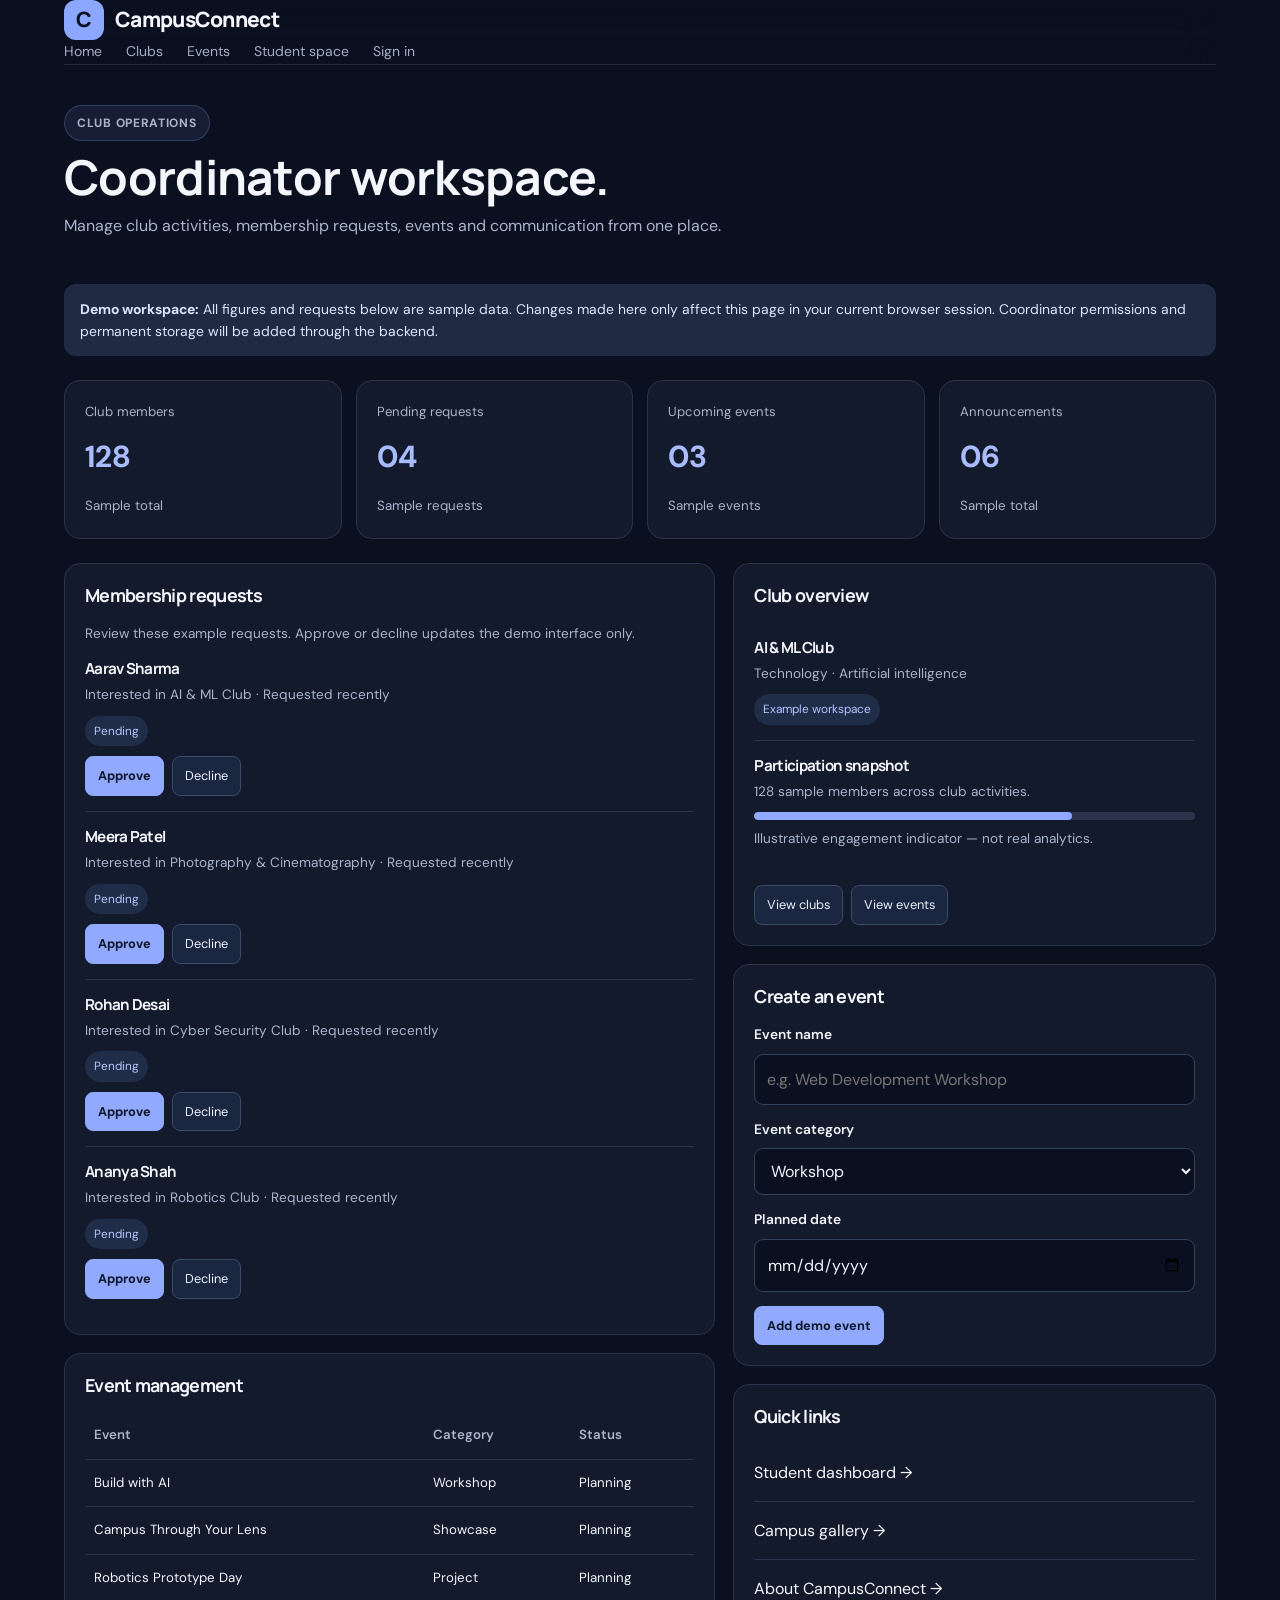
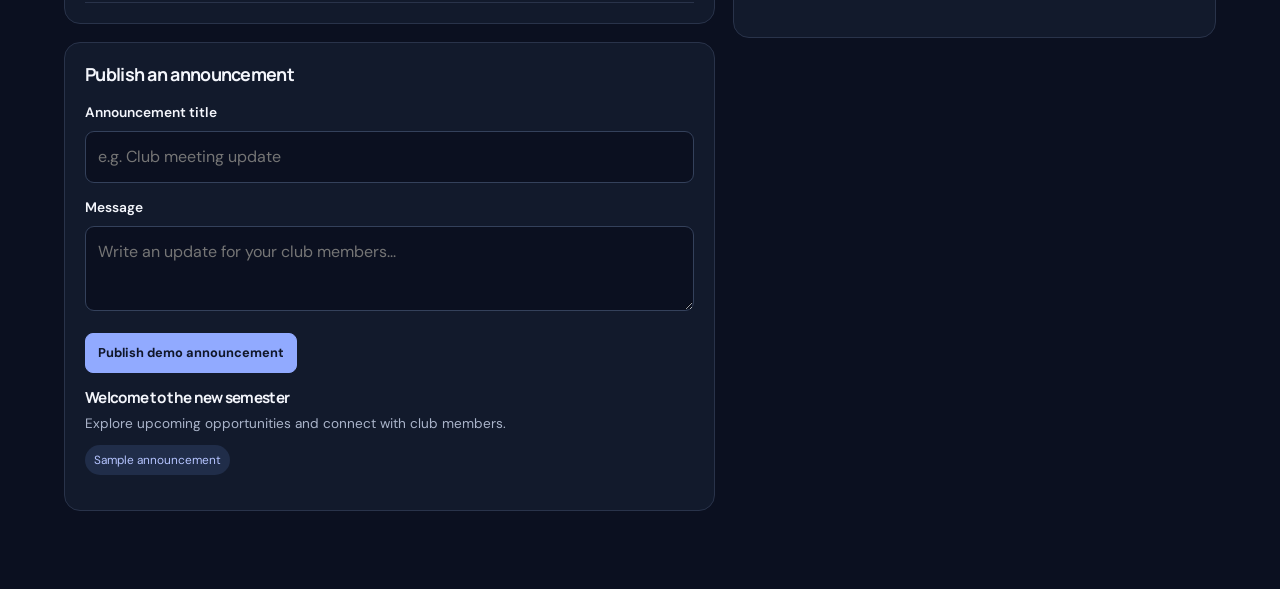
<file: frontend/coordinator.html>
<!DOCTYPE html>
<html lang="en">
<head>
  <meta charset="UTF-8">
  <meta name="viewport" content="width=device-width, initial-scale=1.0">
  <meta name="theme-color" content="#0b1020">
  <title>Coordinator Dashboard | CampusConnect</title>
  <link rel="preconnect" href="https://fonts.googleapis.com">
  <link rel="preconnect" href="https://fonts.gstatic.com" crossorigin>
  <link href="https://fonts.googleapis.com/css2?family=DM+Sans:wght@400;500;600;700&family=Manrope:wght@400;500;600;700;800&display=swap" rel="stylesheet">
  <link rel="stylesheet" href="css/style.css">
  <script src="js/script.js" defer></script>
  <style>
    .coord-hero{padding:40px 0 24px}
    .coord-hero h1{font-size:clamp(2rem,5vw,3rem);margin:8px 0}
    .coord-hero p{color:#aab4ca;line-height:1.7}
    .coord-notice{padding:14px 16px;background:#202b43;color:#dce5ff;border-radius:12px;line-height:1.6;font-size:.87rem;margin:20px 0}
    .coord-stats{display:grid;grid-template-columns:repeat(4,minmax(0,1fr));gap:14px;margin:24px 0}
    .coord-stat,.coord-panel{background:#121a2c;border:1px solid #29334a;border-radius:16px;padding:20px;min-width:0}
    .coord-stat span{display:block;color:#aab4ca;font-size:.82rem}
    .coord-stat strong{display:block;color:#a9bcff;font-size:1.9rem;margin:8px 0}
    .coord-stat small{color:#aab4ca}
    .coord-grid{display:grid;grid-template-columns:minmax(0,1.35fr) minmax(0,1fr);gap:18px;padding-bottom:60px}
    .coord-panel{margin-bottom:18px}
    .coord-panel h2{font-size:1.12rem;margin:0 0 16px}
    .coord-item{padding:15px 0;border-top:1px solid #29334a}
    .coord-item:first-of-type{border-top:0}
    .coord-item h3{font-size:.95rem;margin:0 0 6px}
    .coord-item p{font-size:.85rem;color:#aab4ca;line-height:1.6;margin:0 0 10px}
    .coord-tag{display:inline-block;border-radius:20px;padding:5px 9px;font-size:.74rem;background:#202d49;color:#b5c4ff}
    .coord-actions{display:flex;flex-wrap:wrap;gap:8px;margin-top:10px}
    .coord-button{border:1px solid #3b4a69;background:#1b2740;color:#eaf0ff;padding:8px 12px;border-radius:8px;font:inherit;font-size:.8rem;cursor:pointer}
    .coord-button.primary{background:#91aaff;color:#10172a;border-color:#91aaff;font-weight:700}
    .coord-button:disabled{opacity:.65;cursor:default}
    .coord-form label{display:block;margin:13px 0 7px;font-size:.86rem;font-weight:600}
    .coord-form input,.coord-form select,.coord-form textarea{box-sizing:border-box;width:100%;padding:11px 12px;background:#0b1020;border:1px solid #34415b;border-radius:9px;color:#f2f5ff;font:inherit}
    .coord-form textarea{min-height:85px;resize:vertical}
    .coord-form button{margin-top:14px}
    .coord-message{display:none;margin-top:12px;color:#dce5ff;font-size:.85rem;line-height:1.6}
    .coord-message.show{display:block}
    .coord-empty{color:#aab4ca;font-size:.85rem;line-height:1.6}
    .coord-table-wrap{overflow-x:auto}
    .coord-table{width:100%;border-collapse:collapse;font-size:.83rem}
    .coord-table th,.coord-table td{text-align:left;padding:12px 9px;border-bottom:1px solid #29334a;white-space:nowrap}
    .coord-table th{color:#aab4ca;font-weight:600}
    @media(max-width:760px){.coord-grid{grid-template-columns:1fr}.coord-stats{grid-template-columns:repeat(2,minmax(0,1fr))}}
    @media(max-width:380px){.coord-stats{grid-template-columns:1fr}}
  </style>
</head>
<body>
  <header class="site-header">
    <nav class="navbar container">
      <a class="brand" href="index.html"><span class="brand-mark">C</span> CampusConnect</a>
      <button class="menu-toggle" id="menuToggle" aria-label="Toggle navigation" aria-expanded="false">☰</button>
      <div class="nav-links" id="navLinks">
        <a href="index.html">Home</a>
        <a href="clubs.html">Clubs</a>
        <a href="events.html">Events</a>
        <a href="dashboard.html">Student space</a>
        <a href="login.html">Sign in</a>
      </div>
    </nav>
  </header>

  <main class="container">
    <section class="coord-hero">
      <p class="eyebrow">CLUB OPERATIONS</p>
      <h1>Coordinator workspace.</h1>
      <p>Manage club activities, membership requests, events and communication from one place.</p>
    </section>

    <div class="coord-notice">
      <strong>Demo workspace:</strong> All figures and requests below are sample data. Changes made here only affect this page in your current browser session. Coordinator permissions and permanent storage will be added through the backend.
    </div>

    <section class="coord-stats" aria-label="Club summary">
      <div class="coord-stat"><span>Club members</span><strong id="memberCount">128</strong><small>Sample total</small></div>
      <div class="coord-stat"><span>Pending requests</span><strong id="pendingCount">04</strong><small>Sample requests</small></div>
      <div class="coord-stat"><span>Upcoming events</span><strong id="eventCount">03</strong><small>Sample events</small></div>
      <div class="coord-stat"><span>Announcements</span><strong id="announcementCount">06</strong><small>Sample total</small></div>
    </section>

    <div class="coord-grid">
      <div>
        <section class="coord-panel">
          <h2>Membership requests</h2>
          <p class="coord-empty">Review these example requests. Approve or decline updates the demo interface only.</p>
          <div id="requestList">
            <article class="coord-item" data-request>
              <h3>Aarav Sharma</h3>
              <p>Interested in AI & ML Club · Requested recently</p>
              <span class="coord-tag">Pending</span>
              <div class="coord-actions">
                <button class="coord-button primary request-action" data-action="approve" type="button">Approve</button>
                <button class="coord-button request-action" data-action="decline" type="button">Decline</button>
              </div>
            </article>
            <article class="coord-item" data-request>
              <h3>Meera Patel</h3>
              <p>Interested in Photography & Cinematography · Requested recently</p>
              <span class="coord-tag">Pending</span>
              <div class="coord-actions">
                <button class="coord-button primary request-action" data-action="approve" type="button">Approve</button>
                <button class="coord-button request-action" data-action="decline" type="button">Decline</button>
              </div>
            </article>
            <article class="coord-item" data-request>
              <h3>Rohan Desai</h3>
              <p>Interested in Cyber Security Club · Requested recently</p>
              <span class="coord-tag">Pending</span>
              <div class="coord-actions">
                <button class="coord-button primary request-action" data-action="approve" type="button">Approve</button>
                <button class="coord-button request-action" data-action="decline" type="button">Decline</button>
              </div>
            </article>
            <article class="coord-item" data-request>
              <h3>Ananya Shah</h3>
              <p>Interested in Robotics Club · Requested recently</p>
              <span class="coord-tag">Pending</span>
              <div class="coord-actions">
                <button class="coord-button primary request-action" data-action="approve" type="button">Approve</button>
                <button class="coord-button request-action" data-action="decline" type="button">Decline</button>
              </div>
            </article>
          </div>
          <p class="coord-message" id="requestMessage" role="status" aria-live="polite"></p>
        </section>

        <section class="coord-panel">
          <h2>Event management</h2>
          <div class="coord-table-wrap">
            <table class="coord-table">
              <thead><tr><th>Event</th><th>Category</th><th>Status</th></tr></thead>
              <tbody id="eventTable">
                <tr><td>Build with AI</td><td>Workshop</td><td>Planning</td></tr>
                <tr><td>Campus Through Your Lens</td><td>Showcase</td><td>Planning</td></tr>
                <tr><td>Robotics Prototype Day</td><td>Project</td><td>Planning</td></tr>
              </tbody>
            </table>
          </div>
        </section>

        <section class="coord-panel">
          <h2>Publish an announcement</h2>
          <form class="coord-form" id="announcementForm">
            <label for="announcementTitle">Announcement title</label>
            <input id="announcementTitle" maxlength="90" placeholder="e.g. Club meeting update" required>
            <label for="announcementText">Message</label>
            <textarea id="announcementText" maxlength="500" placeholder="Write an update for your club members..." required></textarea>
            <button class="coord-button primary" type="submit">Publish demo announcement</button>
          </form>
          <p class="coord-message" id="announcementMessage" role="status" aria-live="polite"></p>
          <div id="announcementList">
            <article class="coord-item">
              <h3>Welcome to the new semester</h3>
              <p>Explore upcoming opportunities and connect with club members.</p>
              <span class="coord-tag">Sample announcement</span>
            </article>
          </div>
        </section>
      </div>

      <aside>
        <section class="coord-panel">
          <h2>Club overview</h2>
          <div class="coord-item">
            <h3>AI & ML Club</h3>
            <p>Technology · Artificial intelligence</p>
            <span class="coord-tag">Example workspace</span>
          </div>
          <div class="coord-item">
            <h3>Participation snapshot</h3>
            <p>128 sample members across club activities.</p>
            <div style="height:8px;background:#29334a;border-radius:10px;overflow:hidden">
              <div style="height:100%;width:72%;background:#91aaff;border-radius:10px"></div>
            </div>
            <p style="margin-top:8px">Illustrative engagement indicator — not real analytics.</p>
          </div>
          <div class="coord-actions">
            <a class="coord-button" href="clubs.html">View clubs</a>
            <a class="coord-button" href="events.html">View events</a>
          </div>
        </section>

        <section class="coord-panel">
          <h2>Create an event</h2>
          <form class="coord-form" id="eventForm">
            <label for="eventTitle">Event name</label>
            <input id="eventTitle" maxlength="90" placeholder="e.g. Web Development Workshop" required>
            <label for="eventCategory">Event category</label>
            <select id="eventCategory">
              <option>Workshop</option>
              <option>Competition</option>
              <option>Showcase</option>
              <option>Meetup</option>
              <option>Project session</option>
            </select>
            <label for="eventDate">Planned date</label>
            <input id="eventDate" type="date" required>
            <button class="coord-button primary" type="submit">Add demo event</button>
          </form>
          <p class="coord-message" id="eventMessage" role="status" aria-live="polite"></p>
        </section>

        <section class="coord-panel">
          <h2>Quick links</h2>
          <div class="coord-item"><a href="dashboard.html">Student dashboard →</a></div>
          <div class="coord-item"><a href="gallery.html">Campus gallery →</a></div>
          <div class="coord-item"><a href="about.html">About CampusConnect →</a></div>
        </section>
      </aside>
    </div>
  </main>

  <script>
    const pendingCount = document.getElementById("pendingCount");
    const memberCount = document.getElementById("memberCount");
    const eventCount = document.getElementById("eventCount");
    const announcementCount = document.getElementById("announcementCount");

    document.getElementById("requestList").addEventListener("click", (event) => {
      const button = event.target.closest(".request-action");
      if (!button) return;

      const request = button.closest("[data-request]");
      if (!request) return;

      const action = button.dataset.action;
      const name = request.querySelector("h3").textContent;
      const status = request.querySelector(".coord-tag");

      status.textContent = action === "approve" ? "Approved (demo)" : "Declined (demo)";
      request.querySelectorAll("button").forEach((item) => item.disabled = true);

      const remaining = document.querySelectorAll('[data-request] .coord-tag').length;
      const pending = [...document.querySelectorAll('[data-request] .coord-tag')]
        .filter((tag) => tag.textContent === "Pending").length;
      pendingCount.textContent = String(pending).padStart(2, "0");

      if (action === "approve") {
        memberCount.textContent = String(Number(memberCount.textContent) + 1);
      }

      const message = document.getElementById("requestMessage");
      message.textContent = `${name}: request marked ${action === "approve" ? "approved" : "declined"} in this demo.`;
      message.classList.add("show");
    });

    document.getElementById("announcementForm").addEventListener("submit", (event) => {
      event.preventDefault();
      const title = document.getElementById("announcementTitle").value.trim();
      const body = document.getElementById("announcementText").value.trim();
      if (!title || !body) return;

      const article = document.createElement("article");
      article.className = "coord-item";

      const heading = document.createElement("h3");
      heading.textContent = title;
      const paragraph = document.createElement("p");
      paragraph.textContent = body;
      const tag = document.createElement("span");
      tag.className = "coord-tag";
      tag.textContent = "Just published (demo)";

      article.append(heading, paragraph, tag);
      document.getElementById("announcementList").prepend(article);
      announcementCount.textContent = String(Number(announcementCount.textContent) + 1).padStart(2, "0");

      const message = document.getElementById("announcementMessage");
      message.textContent = "Announcement added to this page. It is not saved to a server.";
      message.classList.add("show");
      event.target.reset();
    });

    document.getElementById("eventForm").addEventListener("submit", (event) => {
      event.preventDefault();
      const title = document.getElementById("eventTitle").value.trim();
      const category = document.getElementById("eventCategory").value;
      const date = document.getElementById("eventDate").value;
      if (!title || !date) return;

      const row = document.createElement("tr");
      const titleCell = document.createElement("td");
      titleCell.textContent = title;
      const categoryCell = document.createElement("td");
      categoryCell.textContent = category;
      const dateCell = document.createElement("td");
      dateCell.textContent = date + " (demo)";
      row.append(titleCell, categoryCell, dateCell);
      document.getElementById("eventTable").append(row);

      eventCount.textContent = String(Number(eventCount.textContent) + 1).padStart(2, "0");
      const message = document.getElementById("eventMessage");
      message.textContent = "Event added to this demo table only.";
      message.classList.add("show");
      event.target.reset();
    });
  </script>
</body>
</html>
</file>
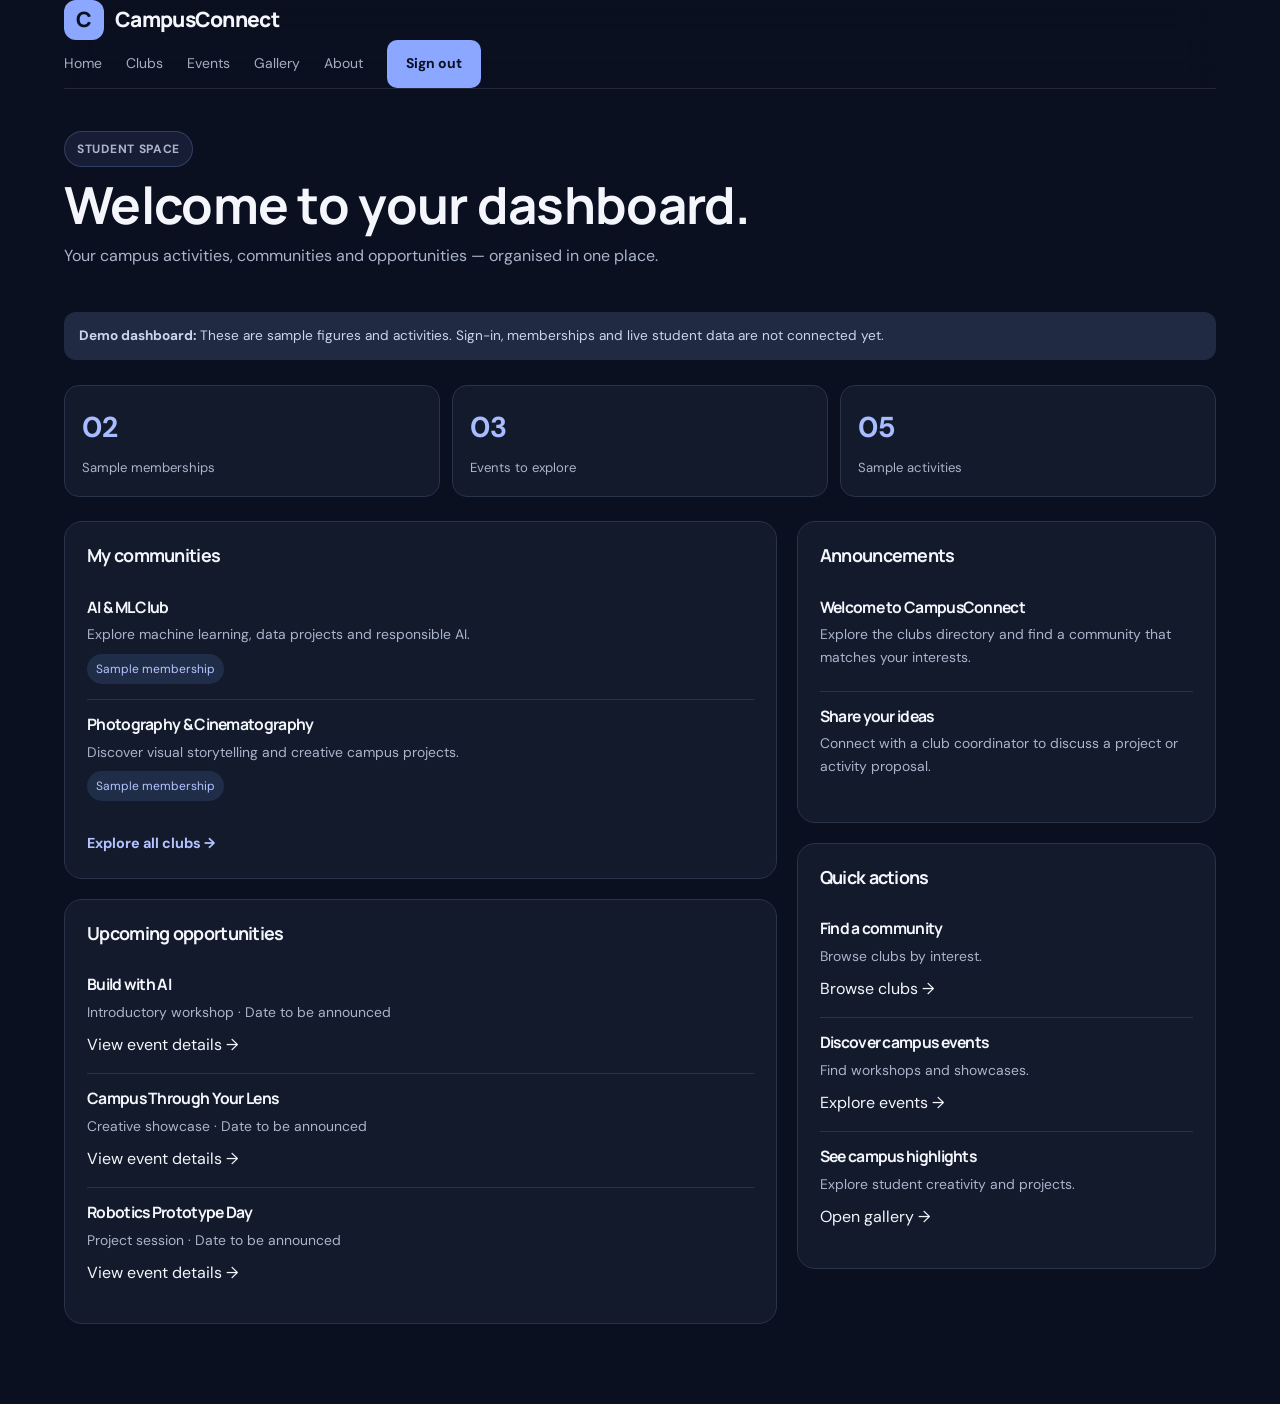
<file: frontend/dashboard.html>
<!DOCTYPE html>
<html lang="en">
<head>
  <meta charset="UTF-8">
  <meta name="viewport" content="width=device-width, initial-scale=1.0">
  <meta name="theme-color" content="#0b1020">
  <meta name="description" content="Student dashboard for the CampusConnect platform concept.">
  <title>Student Dashboard | CampusConnect</title>
  <link rel="preconnect" href="https://fonts.googleapis.com">
  <link rel="preconnect" href="https://fonts.gstatic.com" crossorigin>
  <link href="https://fonts.googleapis.com/css2?family=DM+Sans:wght@400;500;600;700&family=Manrope:wght@400;500;600;700;800&display=swap" rel="stylesheet">
  <link rel="stylesheet" href="css/style.css">
  <script src="js/script.js" defer></script>
  <style>
    .dash-hero{padding:42px 0 25px}
    .dash-hero h1{font-size:clamp(2rem,5vw,3.2rem);margin:8px 0}
    .dash-hero p{color:#aab4ca;line-height:1.7}
    .dash-layout{display:grid;grid-template-columns:minmax(0,1.7fr) minmax(250px,1fr);gap:20px;padding-bottom:60px}
    .dash-panel{background:#121a2c;border:1px solid #29334a;border-radius:18px;padding:22px;margin-bottom:20px;min-width:0}
    .dash-panel h2{font-size:1.12rem;margin:0 0 16px}
    .dash-stats{display:grid;grid-template-columns:repeat(3,minmax(0,1fr));gap:12px;margin:24px 0}
    .dash-stat{background:#121a2c;border:1px solid #29334a;border-radius:15px;padding:17px}
    .dash-stat strong{display:block;font-size:1.8rem;color:#a9bcff}
    .dash-stat span{display:block;color:#aab4ca;font-size:.82rem;margin-top:5px}
    .dash-item{padding:15px 0;border-top:1px solid #29334a}
    .dash-item:first-of-type{border-top:0}
    .dash-item h3{font-size:.98rem;margin:0 0 6px}
    .dash-item p{color:#aab4ca;font-size:.87rem;line-height:1.6;margin:0 0 8px}
    .dash-tag{display:inline-block;font-size:.75rem;color:#b5c4ff;background:#202d49;border-radius:20px;padding:5px 9px}
    .dash-links{display:flex;flex-wrap:wrap;gap:10px;margin-top:15px}
    .dash-links a{color:#b5c4ff;text-decoration:none;font-weight:700;font-size:.9rem}
    .demo-notice{color:#cbd5ed;background:#202b43;padding:13px 15px;border-radius:12px;font-size:.85rem;line-height:1.6;margin:18px 0 25px}
    @media(max-width:760px){.dash-layout{grid-template-columns:1fr}}
    @media(max-width:420px){.dash-stats{grid-template-columns:1fr}.dash-stat{display:flex;align-items:center;justify-content:space-between}.dash-stat strong{font-size:1.4rem}}
  </style>
</head>
<body>
  <header class="site-header">
    <nav class="navbar container">
      <a class="brand" href="index.html"><span class="brand-mark">C</span> CampusConnect</a>
      <button class="menu-toggle" id="menuToggle" aria-label="Toggle navigation" aria-expanded="false">☰</button>
      <div class="nav-links" id="navLinks">
        <a href="index.html">Home</a>
        <a href="clubs.html">Clubs</a>
        <a href="events.html">Events</a>
        <a href="gallery.html">Gallery</a>
        <a href="about.html">About</a>
        <a class="nav-cta" href="login.html">Sign out</a>
      </div>
    </nav>
  </header>

  <main class="container">
    <section class="dash-hero">
      <p class="eyebrow">STUDENT SPACE</p>
      <h1>Welcome to your dashboard.</h1>
      <p>Your campus activities, communities and opportunities — organised in one place.</p>
    </section>

    <div class="demo-notice">
      <strong>Demo dashboard:</strong> These are sample figures and activities. Sign-in, memberships and live student data are not connected yet.
    </div>

    <section class="dash-stats" aria-label="Activity summary">
      <div class="dash-stat"><strong>02</strong><span>Sample memberships</span></div>
      <div class="dash-stat"><strong>03</strong><span>Events to explore</span></div>
      <div class="dash-stat"><strong>05</strong><span>Sample activities</span></div>
    </section>

    <div class="dash-layout">
      <div>
        <section class="dash-panel">
          <h2>My communities</h2>
          <article class="dash-item">
            <h3>AI & ML Club</h3>
            <p>Explore machine learning, data projects and responsible AI.</p>
            <span class="dash-tag">Sample membership</span>
          </article>
          <article class="dash-item">
            <h3>Photography & Cinematography</h3>
            <p>Discover visual storytelling and creative campus projects.</p>
            <span class="dash-tag">Sample membership</span>
          </article>
          <div class="dash-links"><a href="clubs.html">Explore all clubs →</a></div>
        </section>

        <section class="dash-panel">
          <h2>Upcoming opportunities</h2>
          <article class="dash-item">
            <h3>Build with AI</h3>
            <p>Introductory workshop · Date to be announced</p>
            <a href="events.html">View event details →</a>
          </article>
          <article class="dash-item">
            <h3>Campus Through Your Lens</h3>
            <p>Creative showcase · Date to be announced</p>
            <a href="events.html">View event details →</a>
          </article>
          <article class="dash-item">
            <h3>Robotics Prototype Day</h3>
            <p>Project session · Date to be announced</p>
            <a href="events.html">View event details →</a>
          </article>
        </section>
      </div>

      <aside>
        <section class="dash-panel">
          <h2>Announcements</h2>
          <article class="dash-item">
            <h3>Welcome to CampusConnect</h3>
            <p>Explore the clubs directory and find a community that matches your interests.</p>
          </article>
          <article class="dash-item">
            <h3>Share your ideas</h3>
            <p>Connect with a club coordinator to discuss a project or activity proposal.</p>
          </article>
        </section>

        <section class="dash-panel">
          <h2>Quick actions</h2>
          <div class="dash-item">
            <h3>Find a community</h3>
            <p>Browse clubs by interest.</p>
            <a href="clubs.html">Browse clubs →</a>
          </div>
          <div class="dash-item">
            <h3>Discover campus events</h3>
            <p>Find workshops and showcases.</p>
            <a href="events.html">Explore events →</a>
          </div>
          <div class="dash-item">
            <h3>See campus highlights</h3>
            <p>Explore student creativity and projects.</p>
            <a href="gallery.html">Open gallery →</a>
          </div>
        </section>
      </aside>
    </div>
  </main>
</body>
</html>
</file>
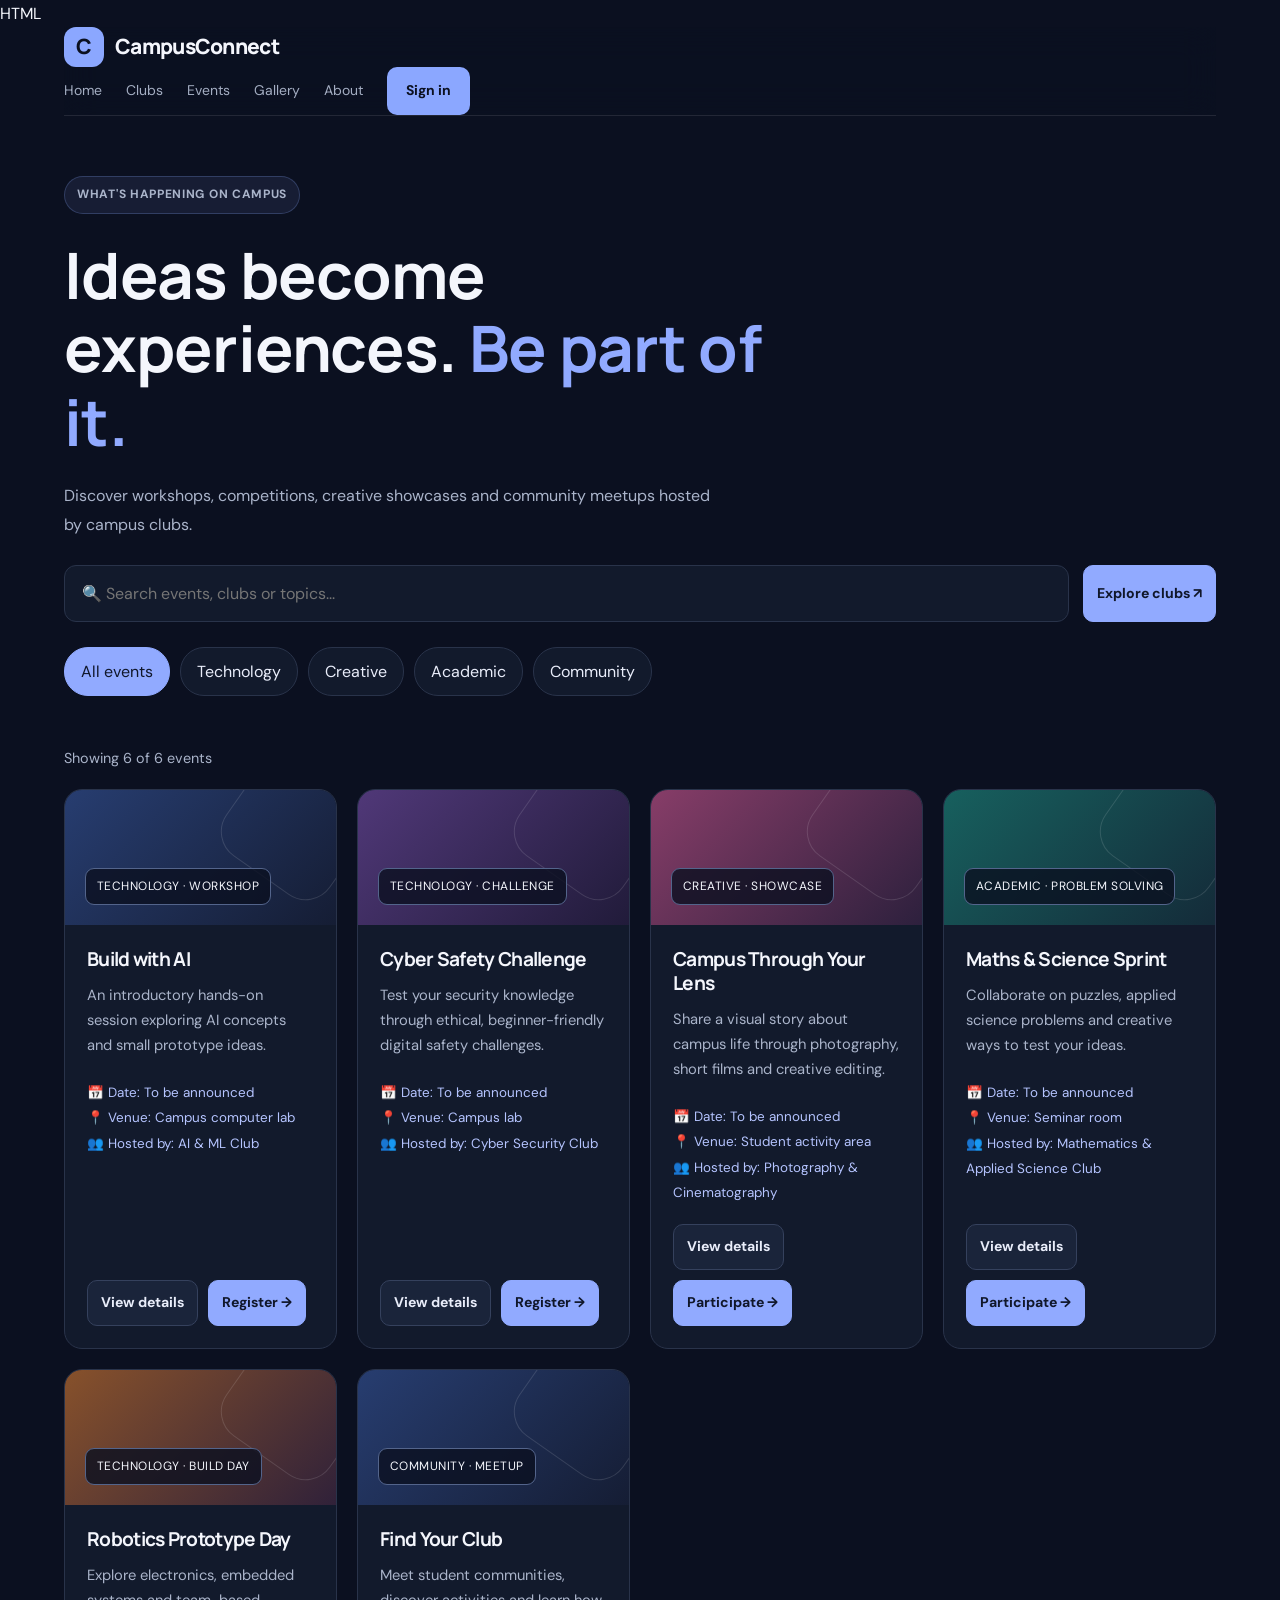
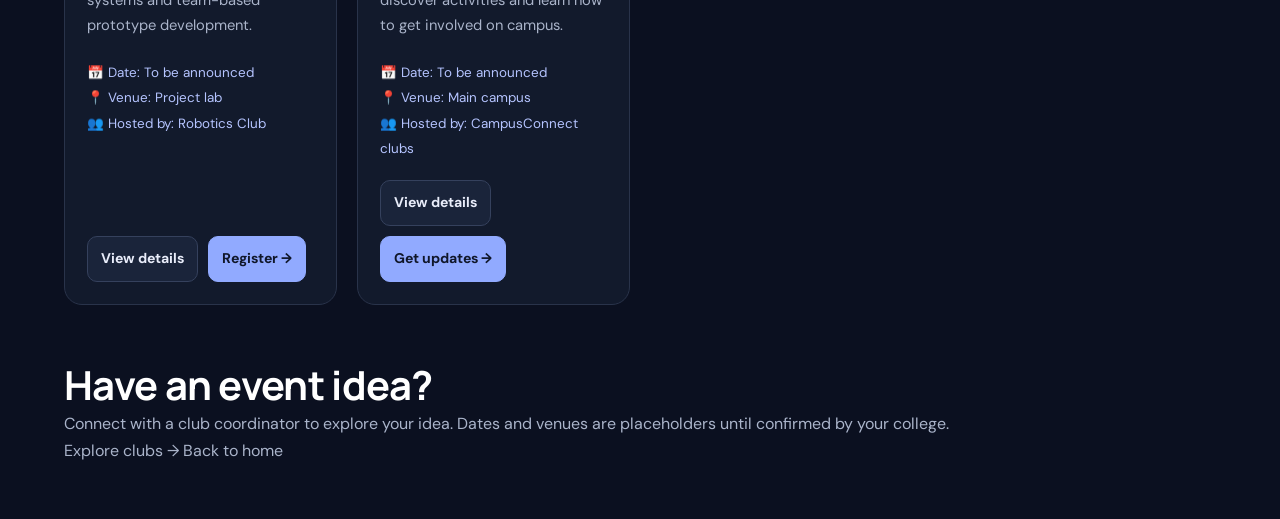
<file: frontend/events.html>
HTML

<!DOCTYPE html>
<html lang="en">
<head>
  <meta charset="UTF-8">
  <meta name="viewport" content="width=device-width, initial-scale=1.0">
  <meta name="theme-color" content="#0b1020">
  <meta name="description" content="Discover campus events, workshops and competitions on CampusConnect.">
  <title>Campus Events | CampusConnect</title>

  <link rel="preconnect" href="https://fonts.googleapis.com">
  <link rel="preconnect" href="https://fonts.gstatic.com" crossorigin>
  <link href="https://fonts.googleapis.com/css2?family=DM+Sans:wght@400;500;600;700&family=Manrope:wght@400;500;600;700;800&display=swap" rel="stylesheet">
  <link rel="stylesheet" href="css/style.css">
  <script src="js/script.js" defer></script>

  <style>
    .events-hero { padding: 60px 0 20px; }
    .events-hero h1 { font-size: clamp(2.2rem, 5vw, 4rem); max-width: 760px; }
    .events-hero p { max-width: 650px; line-height: 1.8; color: #aab4ca; }

    .event-tools { display: grid; grid-template-columns: minmax(0, 1fr) auto; gap: 14px; margin: 25px 0; }
    .event-search {
      width: 100%; box-sizing: border-box; padding: 14px 17px;
      border-radius: 12px; border: 1px solid #29334a;
      background: #121a2c; color: #fff; font: inherit; outline: none;
    }
    .event-search:focus { border-color: #91aaff; box-shadow: 0 0 0 3px #91aaff22; }

    .event-filters { display: flex; flex-wrap: wrap; gap: 10px; margin: 20px 0 30px; }
    .event-filter {
      border: 1px solid #29334a; background: #121a2c; color: #e9edfa;
      padding: 10px 16px; border-radius: 24px; cursor: pointer; font: inherit;
      transition: .2s ease;
    }
    .event-filter.active, .event-filter:hover { background: #91aaff; color: #10172a; border-color: #91aaff; }

    .event-results { color: #aab4ca; margin-bottom: 18px; font-size: .9rem; }
    .event-grid { display: grid; grid-template-columns: repeat(auto-fit, minmax(min(100%, 270px), 1fr)); gap: 20px; padding-bottom: 35px; }
    .event-card {
      overflow: hidden; border: 1px solid #29334a; background: #121a2c;
      border-radius: 18px; display: flex; flex-direction: column;
      transition: transform .2s ease, border-color .2s ease;
    }
    .event-card:hover { transform: translateY(-4px); border-color: #617bb8; }
    .event-card[hidden] { display: none; }

    .event-banner {
      min-height: 135px; padding: 20px; display: flex; align-items: flex-end;
      background: linear-gradient(135deg, #273d70, #151d34);
      position: relative; overflow: hidden;
    }
    .event-banner::after {
      content: ""; position: absolute; width: 125px; height: 125px;
      right: -25px; top: -30px; border: 1px solid #ffffff20;
      border-radius: 30px; transform: rotate(35deg);
    }
    .event-banner span {
      position: relative; z-index: 1; background: #0b1020cc;
      border: 1px solid #53648b; padding: 7px 11px;
      border-radius: 9px; font-size: .75rem; letter-spacing: .04em;
    }
    .event-banner.purple { background: linear-gradient(135deg, #503878, #211b3a); }
    .event-banner.teal { background: linear-gradient(135deg, #17605e, #142b39); }
    .event-banner.orange { background: linear-gradient(135deg, #87512b, #302139); }
    .event-banner.pink { background: linear-gradient(135deg, #873d68, #2d203d); }

    .event-content { padding: 22px; display: flex; flex-direction: column; flex: 1; }
    .event-content h2 { font-size: 1.2rem; margin: 0 0 12px; }
    .event-content p { color: #aab4ca; line-height: 1.7; font-size: .92rem; margin: 0 0 12px; }
    .event-info { font-size: .84rem; color: #b5c4ff; line-height: 1.9; margin: 10px 0 18px; }
    .event-actions { display: flex; flex-wrap: wrap; gap: 10px; margin-top: auto; }
    .event-btn {
      display: inline-flex; align-items: center; justify-content: center;
      padding: 10px 13px; border-radius: 10px; border: 1px solid #35415d;
      color: #e9edfa; background: #1a243a; cursor: pointer;
      font: inherit; font-size: .88rem; text-decoration: none; font-weight: 700;
    }
    .event-btn.primary { background: #91aaff; color: #10172a; border-color: #91aaff; }
    .event-btn:hover { filter: brightness(1.1); }

    .no-events {
      display: none; padding: 35px 20px; text-align: center;
      background: #121a2c; border: 1px dashed #394662; border-radius: 16px;
      margin-bottom: 40px; color: #aab4ca;
    }
    .no-events.show { display: block; }
    .no-events h2 { color: #fff; }

    .events-note { color: #aab4ca; padding: 20px 0 55px; }
    .events-note h2 { color: #fff; }

    .event-modal {
      display: none; position: fixed; inset: 0; z-index: 10000;
      background: #050914dd; padding: 18px; overflow-y: auto;
      align-items: center; justify-content: center;
    }
    .event-modal.show { display: flex; }
    .modal-panel {
      width: min(100%, 520px); max-height: 90vh; overflow-y: auto;
      box-sizing: border-box; padding: 25px; background: #121a2c;
      border: 1px solid #394662; border-radius: 18px; color: #e9edfa;
      box-shadow: 0 20px 70px #0008;
    }
    .modal-top { display: flex; align-items: flex-start; justify-content: space-between; gap: 15px; }
    .modal-top h2 { margin: 0 0 15px; font-size: 1.45rem; }
    .modal-close {
      background: #202b42; color: white; border: 1px solid #394662;
      border-radius: 9px; padding: 7px 12px; font-size: 1.2rem; cursor: pointer;
    }
    .modal-panel p { color: #aab4ca; line-height: 1.7; }
    .modal-status { padding: 12px; border-radius: 10px; background: #1c2b43; color: #c8d5ff; margin: 15px 0; }
    .modal-label { display: block; margin: 15px 0 7px; color: #dce4ff; }
    .modal-input {
      width: 100%; box-sizing: border-box; padding: 12px;
      background: #0b1020; border: 1px solid #394662;
      border-radius: 9px; color: #fff; font: inherit;
    }
    .modal-input:focus { outline: 2px solid #91aaff; }
    .modal-actions { display: flex; flex-wrap: wrap; gap: 10px; margin-top: 18px; }

    @media (max-width: 600px) {
      .event-tools { grid-template-columns: 1fr; }
      .event-filters { gap: 8px; }
      .event-filter { padding: 9px 12px; font-size: .88rem; }
      .event-content { padding: 18px; }
      .modal-panel { padding: 20px; }
    }
  </style>
</head>

<body>
  <header class="site-header">
    <nav class="navbar container">
      <a class="brand" href="index.html"><span class="brand-mark">C</span> CampusConnect</a>
      <button class="menu-toggle" id="menuToggle" aria-label="Toggle navigation" aria-expanded="false">☰</button>
      <div class="nav-links" id="navLinks">
        <a href="index.html">Home</a>
        <a href="clubs.html">Clubs</a>
        <a href="events.html" aria-current="page">Events</a>
        <a href="gallery.html">Gallery</a>
        <a href="about.html">About</a>
        <a class="nav-cta" href="login.html">Sign in</a>
      </div>
    </nav>
  </header>

  <main class="container">
    <section class="events-hero">
      <p class="eyebrow">WHAT'S HAPPENING ON CAMPUS</p>
      <h1>Ideas become experiences. <span style="color:#91aaff">Be part of it.</span></h1>
      <p>Discover workshops, competitions, creative showcases and community meetups hosted by campus clubs.</p>

      <div class="event-tools">
        <input class="event-search" id="eventSearch" type="search" placeholder="🔍 Search events, clubs or topics..." aria-label="Search campus events">
        <a class="event-btn primary" href="clubs.html">Explore clubs ↗</a>
      </div>

      <div class="event-filters" aria-label="Filter events">
        <button class="event-filter active" type="button" data-filter="all" aria-pressed="true">All events</button>
        <button class="event-filter" type="button" data-filter="technology" aria-pressed="false">Technology</button>
        <button class="event-filter" type="button" data-filter="creative" aria-pressed="false">Creative</button>
        <button class="event-filter" type="button" data-filter="academic" aria-pressed="false">Academic</button>
        <button class="event-filter" type="button" data-filter="community" aria-pressed="false">Community</button>
      </div>
    </section>

    <p class="event-results" id="eventResults" aria-live="polite">Showing 6 events</p>

    <section class="event-grid" id="eventGrid" aria-label="Campus events">
      <article class="event-card" data-category="technology" data-title="Build with AI" data-search="ai artificial intelligence machine learning prototype workshop technology">
        <div class="event-banner"><span>TECHNOLOGY · WORKSHOP</span></div>
        <div class="event-content">
          <h2>Build with AI</h2>
          <p>An introductory hands-on session exploring AI concepts and small prototype ideas.</p>
          <div class="event-info">📅 Date: To be announced<br>📍 Venue: Campus computer lab<br>👥 Hosted by: AI & ML Club</div>
          <div class="event-actions">
            <button class="event-btn" type="button" data-details>View details</button>
            <button class="event-btn primary" type="button" data-register>Register →</button>
          </div>
        </div>
      </article>

      <article class="event-card" data-category="technology" data-title="Cyber Safety Challenge" data-search="cyber security safety ethical hacking digital privacy challenge technology">
        <div class="event-banner purple"><span>TECHNOLOGY · CHALLENGE</span></div>
        <div class="event-content">
          <h2>Cyber Safety Challenge</h2>
          <p>Test your security knowledge through ethical, beginner-friendly digital safety challenges.</p>
          <div class="event-info">📅 Date: To be announced<br>📍 Venue: Campus lab<br>👥 Hosted by: Cyber Security Club</div>
          <div class="event-actions">
            <button class="event-btn" type="button" data-details>View details</button>
            <button class="event-btn primary" type="button" data-register>Register →</button>
          </div>
        </div>
      </article>

      <article class="event-card" data-category="creative" data-title="Campus Through Your Lens" data-search="photography camera film cinematography editing creative visual story">
        <div class="event-banner pink"><span>CREATIVE · SHOWCASE</span></div>
        <div class="event-content">
          <h2>Campus Through Your Lens</h2>
          <p>Share a visual story about campus life through photography, short films and creative editing.</p>
          <div class="event-info">📅 Date: To be announced<br>📍 Venue: Student activity area<br>👥 Hosted by: Photography & Cinematography</div>
          <div class="event-actions">
            <button class="event-btn" type="button" data-details>View details</button>
            <button class="event-btn primary" type="button" data-register>Participate →</button>
          </div>
        </div>
      </article>

      <article class="event-card" data-category="academic" data-title="Maths & Science Sprint" data-search="mathematics science puzzles problem solving academic">
        <div class="event-banner teal"><span>ACADEMIC · PROBLEM SOLVING</span></div>
        <div class="event-content">
          <h2>Maths & Science Sprint</h2>
          <p>Collaborate on puzzles, applied science problems and creative ways to test your ideas.</p>
          <div class="event-info">📅 Date: To be announced<br>📍 Venue: Seminar room<br>👥 Hosted by: Mathematics & Applied Science Club</div>
          <div class="event-actions">
            <button class="event-btn" type="button" data-details>View details</button>
            <button class="event-btn primary" type="button" data-register>Participate →</button>
          </div>
        </div>
      </article>

      <article class="event-card" data-category="technology" data-title="Robotics Prototype Day" data-search="robotics electronics embedded systems engineering prototype technology">
        <div class="event-banner orange"><span>TECHNOLOGY · BUILD DAY</span></div>
        <div class="event-content">
          <h2>Robotics Prototype Day</h2>
          <p>Explore electronics, embedded systems and team-based prototype development.</p>
          <div class="event-info">📅 Date: To be announced<br>📍 Venue: Project lab<br>👥 Hosted by: Robotics Club</div>
          <div class="event-actions">
            <button class="event-btn" type="button" data-details>View details</button>
            <button class="event-btn primary" type="button" data-register>Register →</button>
          </div>
        </div>
      </article>

      <article class="event-card" data-category="community" data-title="Find Your Club" data-search="community student clubs meetup campus connect students">
        <div class="event-banner"><span>COMMUNITY · MEETUP</span></div>
        <div class="event-content">
          <h2>Find Your Club</h2>
          <p>Meet student communities, discover activities and learn how to get involved on campus.</p>
          <div class="event-info">📅 Date: To be announced<br>📍 Venue: Main campus<br>👥 Hosted by: CampusConnect clubs</div>
          <div class="event-actions">
            <button class="event-btn" type="button" data-details>View details</button>
            <button class="event-btn primary" type="button" data-register>Get updates →</button>
          </div>
        </div>
      </article>
    </section>

    <section class="no-events" id="noEvents">
      <h2>No events found 🔎</h2>
      <p>Try another keyword or select a different category.</p>
      <button class="event-btn primary" type="button" id="resetEvents">Show all events</button>
    </section>

    <section class="events-note">
      <h2>Have an event idea?</h2>
      <p>Connect with a club coordinator to explore your idea. Dates and venues are placeholders until confirmed by your college.</p>
      <a class="btn btn-primary" href="clubs.html">Explore clubs →</a>
      <a class="btn btn-secondary" href="index.html">Back to home</a>
    </section>
  </main>

  <div class="event-modal" id="eventModal" role="dialog" aria-modal="true" aria-labelledby="modalTitle" aria-hidden="true">
    <div class="modal-panel">
      <div class="modal-top">
        <h2 id="modalTitle">Event details</h2>
        <button class="modal-close" type="button" id="closeModal" aria-label="Close dialog">×</button>
      </div>
      <div id="modalBody"></div>
    </div>
  </div>

  <script>
    (() => {
      const cards = Array.from(document.querySelectorAll(".event-card"));
      const filters = Array.from(document.querySelectorAll(".event-filter"));
      const search = document.getElementById("eventSearch");
      const results = document.getElementById("eventResults");
      const noEvents = document.getElementById("noEvents");
      const resetButton = document.getElementById("resetEvents");
      const modal = document.getElementById("eventModal");
      const modalTitle = document.getElementById("modalTitle");
      const modalBody = document.getElementById("modalBody");
      const closeModalButton = document.getElementById("closeModal");

      let selectedCategory = "all";
      let activeCard = null;
      let lastFocusedElement = null;

      function filterEvents() {
        const term = search.value.trim().toLowerCase();
        let visibleCount = 0;

        cards.forEach(card => {
          const searchableText = (
            card.dataset.title + " " +
            card.dataset.search + " " +
            card.innerText
          ).toLowerCase();

          const matchesCategory =
            selectedCategory === "all" ||
            card.dataset.category === selectedCategory;

          const matchesSearch = searchableText.includes(term);
          const visible = matchesCategory && matchesSearch;

          card.hidden = !visible;
          if (visible) visibleCount++;
        });

        results.textContent = `Showing ${visibleCount} of ${cards.length} events`;
        noEvents.classList.toggle("show", visibleCount === 0);
      }

      filters.forEach(button => {
        button.addEventListener("click", () => {
          selectedCategory = button.dataset.filter;

          filters.forEach(item => {
            const active = item === button;
            item.classList.toggle("active", active);
            item.setAttribute("aria-pressed", String(active));
          });

          filterEvents();
        });
      });

      search.addEventListener("input", filterEvents);

      resetButton.addEventListener("click", () => {
        search.value = "";
        selectedCategory = "all";

        filters.forEach(button => {
          const active = button.dataset.filter === "all";
          button.classList.toggle("active", active);
          button.setAttribute("aria-pressed", String(active));
        });

        filterEvents();
        search.focus();
      });

      function openModal(card, mode) {
        activeCard = card;
        lastFocusedElement = document.activeElement;

        const title = card.dataset.title;
        const category = card.dataset.category;
        const description = card.querySelector(".event-content p").textContent;
        const info = card.querySelector(".event-info").innerHTML;

        modalTitle.textContent = title;
        modalBody.replaceChildren();

        const descriptionElement = document.createElement("p");
        descriptionElement.textContent = description;
        modalBody.appendChild(descriptionElement);

        const infoElement = document.createElement("div");
        infoElement.className = "modal-status";
        infoElement.innerHTML = info;
        modalBody.appendChild(infoElement);

        const categoryElement = document.createElement("p");
        categoryElement.textContent =
          "Category: " + category.charAt(0).toUpperCase() + category.slice(1);
        modalBody.appendChild(categoryElement);

        if (mode === "register") {
          const note = document.createElement("p");
          note.textContent = "This is a demo registration form. Submitting it will show a confirmation on this page only; it will not send your information to a server.";
          modalBody.appendChild(note);

          const label = document.createElement("label");
          label.className = "modal-label";
          label.htmlFor = "demoStudentName";
          label.textContent = "Your name";
          modalBody.appendChild(label);

          const nameInput = document.createElement("input");
          nameInput.className = "modal-input";
          nameInput.id = "demoStudentName";
          nameInput.name = "studentName";
          nameInput.type = "text";
          nameInput.autocomplete = "name";
          nameInput.maxLength = 70;
          nameInput.placeholder = "Enter your name";
          nameInput.required = true;
          modalBody.appendChild(nameInput);

          const labelEmail = document.createElement("label");
          labelEmail.className = "modal-label";
          labelEmail.htmlFor = "demoStudentEmail";
          labelEmail.textContent = "Student email";
          modalBody.appendChild(labelEmail);

          const emailInput = document.createElement("input");
          emailInput.className = "modal-input";
          emailInput.id = "demoStudentEmail";
          emailInput.name = "studentEmail";
          emailInput.type = "email";
          emailInput.autocomplete = "email";
          emailInput.maxLength = 120;
          emailInput.placeholder = "student@example.com";
          emailInput.required = true;
          modalBody.appendChild(emailInput);

          const actions = document.createElement("div");
          actions.className = "modal-actions";

          const submitButton = document.createElement("button");
          submitButton.className = "event-btn primary";
          submitButton.type = "button";
          submitButton.textContent = "Confirm demo registration";

          submitButton.addEventListener("click", () => {
            if (!nameInput.value.trim()) {
              nameInput.setCustomValidity("Please enter your name.");
              nameInput.reportValidity();
              nameInput.addEventListener("input", () => nameInput.setCustomValidity(""), { once: true });
              return;
            }

            if (!emailInput.checkValidity()) {
              emailInput.reportValidity();
              return;
            }

            modalBody.replaceChildren();

            const confirmation = document.createElement("div");
            confirmation.className = "modal-status";
            confirmation.setAttribute("role", "status");
            confirmation.textContent = `Demo registration complete for ${title}! This is only a local demonstration; no registration was saved or sent.`;
            modalBody.appendChild(confirmation);

            const closeButton = document.createElement("button");
            closeButton.className = "event-btn primary";
            closeButton.type = "button";
            closeButton.textContent = "Done";
            closeButton.addEventListener("click", closeModal);
            modalBody.appendChild(closeButton);
            closeButton.focus();
          });

          const cancelButton = document.createElement("button");
          cancelButton.className = "event-btn";
          cancelButton.type = "button";
          cancelButton.textContent = "Cancel";
          cancelButton.addEventListener("click", closeModal);

          actions.append(submitButton, cancelButton);
          modalBody.appendChild(actions);
        } else {
          const note = document.createElement("div");
          note.className = "modal-status";
          note.textContent = "Event date and venue have not yet been confirmed by the college.";
          modalBody.appendChild(note);

          const actions = document.createElement("div");
          actions.className = "modal-actions";

          const registerButton = document.createElement("button");
          registerButton.className = "event-btn primary";
          registerButton.type = "button";
          registerButton.textContent = "Register for this event";
          registerButton.addEventListener("click", () => openModal(card, "register"));

          const closeButton = document.createElement("button");
          closeButton.className = "event-btn";
          closeButton.type = "button";
          closeButton.textContent = "Close";
          closeButton.addEventListener("click", closeModal);

          actions.append(registerButton, closeButton);
          modalBody.appendChild(actions);
        }

        modal.classList.add("show");
        modal.setAttribute("aria-hidden", "false");
        document.body.style.overflow = "hidden";

        const firstInput = modalBody.querySelector("input");
        if (firstInput) firstInput.focus();
        else closeModalButton.focus();
      }

      function closeModal() {
        modal.classList.remove("show");
        modal.setAttribute("aria-hidden", "true");
        document.body.style.overflow = "";

        if (lastFocusedElement && document.contains(lastFocusedElement)) {
          lastFocusedElement.focus();
        }
      }

      cards.forEach(card => {
        card.querySelector("[data-details]").addEventListener("click", () => {
          openModal(card, "details");
        });

        card.querySelector("[data-register]").addEventListener("click", () => {
          openModal(card, "register");
        });
      });

      closeModalButton.addEventListener("click", closeModal);

      modal.addEventListener("click", event => {
        if (event.target === modal) closeModal();
      });

      document.addEventListener("keydown", event => {
        if (event.key === "Escape" && modal.classList.contains("show")) {
          closeModal();
        }
      });

      filterEvents();
    })();
  </script>
</body>
</html>
</file>
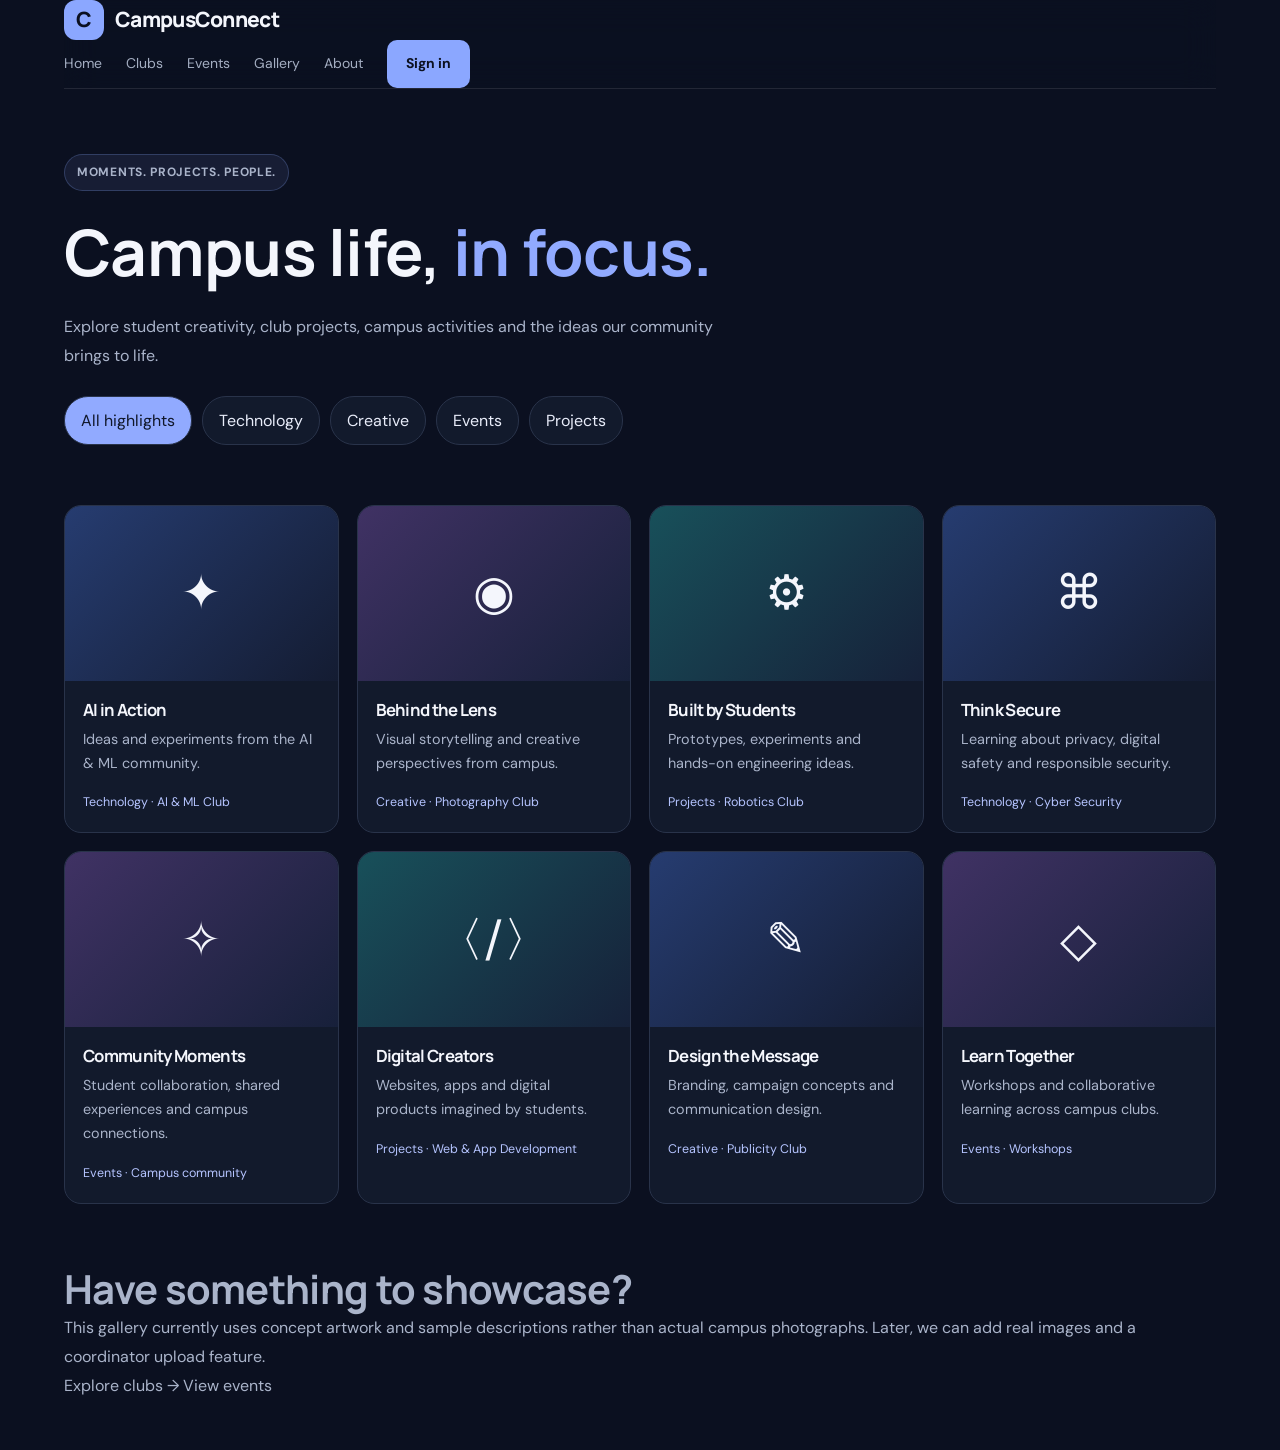
<file: frontend/gallery.html>
<!DOCTYPE html>
<html lang="en">
<head>
  <meta charset="UTF-8">
  <meta name="viewport" content="width=device-width, initial-scale=1.0">
  <meta name="theme-color" content="#0b1020">
  <meta name="description" content="Explore campus club projects, events and student creativity in the CampusConnect gallery.">
  <title>Campus Gallery | CampusConnect</title>
  <link rel="preconnect" href="https://fonts.googleapis.com">
  <link rel="preconnect" href="https://fonts.gstatic.com" crossorigin>
  <link href="https://fonts.googleapis.com/css2?family=DM+Sans:wght@400;500;600;700&family=Manrope:wght@400;500;600;700;800&display=swap" rel="stylesheet">
  <link rel="stylesheet" href="css/style.css">
  <script src="js/script.js" defer></script>
  <style>
    .gallery-hero{padding:65px 0 25px}
    .gallery-hero h1{font-size:clamp(2.2rem,5vw,4rem);max-width:780px}
    .gallery-hero p{max-width:650px;line-height:1.8;color:#aab4ca}
    .gallery-filters{display:flex;flex-wrap:wrap;gap:10px;margin:25px 0 35px}
    .gallery-filter{border:1px solid #29334a;background:#121a2c;color:#e9edfa;padding:10px 16px;border-radius:24px;cursor:pointer;font:inherit}
    .gallery-filter.active,.gallery-filter:hover{background:#91aaff;color:#10172a}
    .gallery-grid{display:grid;grid-template-columns:repeat(auto-fit,minmax(220px,1fr));gap:18px;padding-bottom:60px}
    .gallery-card{overflow:hidden;border:1px solid #29334a;background:#121a2c;border-radius:17px}
    .gallery-art{height:175px;display:grid;place-items:center;background:linear-gradient(135deg,#263c70,#141c32);font-size:3rem}
    .gallery-card:nth-child(3n + 2) .gallery-art{background:linear-gradient(135deg,#403264,#17203a)}
    .gallery-card:nth-child(3n) .gallery-art{background:linear-gradient(135deg,#18505a,#162139)}
    .gallery-caption{padding:18px}
    .gallery-caption h2{font-size:1.05rem;margin:0 0 8px}
    .gallery-caption p{color:#aab4ca;font-size:.9rem;line-height:1.65;margin:0 0 12px}
    .gallery-tag{font-size:.78rem;color:#b5c4ff}
    .gallery-card[hidden]{display:none}
    .gallery-note{color:#aab4ca;padding-bottom:50px;line-height:1.8}
  </style>
</head>
<body>
  <header class="site-header">
    <nav class="navbar container">
      <a class="brand" href="index.html"><span class="brand-mark">C</span> CampusConnect</a>
      <button class="menu-toggle" id="menuToggle" aria-label="Toggle navigation" aria-expanded="false">☰</button>
      <div class="nav-links" id="navLinks">
        <a href="index.html">Home</a>
        <a href="clubs.html">Clubs</a>
        <a href="events.html">Events</a>
        <a href="gallery.html" aria-current="page">Gallery</a>
        <a href="about.html">About</a>
        <a class="nav-cta" href="login.html">Sign in</a>
      </div>
    </nav>
  </header>

  <main class="container">
    <section class="gallery-hero">
      <p class="eyebrow">MOMENTS. PROJECTS. PEOPLE.</p>
      <h1>Campus life, <span style="color:#91aaff">in focus.</span></h1>
      <p>Explore student creativity, club projects, campus activities and the ideas our community brings to life.</p>
      <div class="gallery-filters" aria-label="Filter gallery">
        <button class="gallery-filter active" data-filter="all">All highlights</button>
        <button class="gallery-filter" data-filter="technology">Technology</button>
        <button class="gallery-filter" data-filter="creative">Creative</button>
        <button class="gallery-filter" data-filter="events">Events</button>
        <button class="gallery-filter" data-filter="projects">Projects</button>
      </div>
    </section>

    <section class="gallery-grid" aria-label="Gallery highlights">
      <article class="gallery-card" data-category="technology">
        <div class="gallery-art" role="img" aria-label="Artificial intelligence concept artwork">✦</div>
        <div class="gallery-caption"><h2>AI in Action</h2><p>Ideas and experiments from the AI & ML community.</p><span class="gallery-tag">Technology · AI & ML Club</span></div>
      </article>
      <article class="gallery-card" data-category="creative">
        <div class="gallery-art" role="img" aria-label="Photography concept artwork">◉</div>
        <div class="gallery-caption"><h2>Behind the Lens</h2><p>Visual storytelling and creative perspectives from campus.</p><span class="gallery-tag">Creative · Photography Club</span></div>
      </article>
      <article class="gallery-card" data-category="projects">
        <div class="gallery-art" role="img" aria-label="Robotics concept artwork">⚙</div>
        <div class="gallery-caption"><h2>Built by Students</h2><p>Prototypes, experiments and hands-on engineering ideas.</p><span class="gallery-tag">Projects · Robotics Club</span></div>
      </article>
      <article class="gallery-card" data-category="technology">
        <div class="gallery-art" role="img" aria-label="Cybersecurity concept artwork">⌘</div>
        <div class="gallery-caption"><h2>Think Secure</h2><p>Learning about privacy, digital safety and responsible security.</p><span class="gallery-tag">Technology · Cyber Security</span></div>
      </article>
      <article class="gallery-card" data-category="events">
        <div class="gallery-art" role="img" aria-label="Campus community event concept artwork">✧</div>
        <div class="gallery-caption"><h2>Community Moments</h2><p>Student collaboration, shared experiences and campus connections.</p><span class="gallery-tag">Events · Campus community</span></div>
      </article>
      <article class="gallery-card" data-category="projects">
        <div class="gallery-art" role="img" aria-label="Web development concept artwork">〈/〉</div>
        <div class="gallery-caption"><h2>Digital Creators</h2><p>Websites, apps and digital products imagined by students.</p><span class="gallery-tag">Projects · Web & App Development</span></div>
      </article>
      <article class="gallery-card" data-category="creative">
        <div class="gallery-art" role="img" aria-label="Publicity and design concept artwork">✎</div>
        <div class="gallery-caption"><h2>Design the Message</h2><p>Branding, campaign concepts and communication design.</p><span class="gallery-tag">Creative · Publicity Club</span></div>
      </article>
      <article class="gallery-card" data-category="events">
        <div class="gallery-art" role="img" aria-label="Workshop concept artwork">◇</div>
        <div class="gallery-caption"><h2>Learn Together</h2><p>Workshops and collaborative learning across campus clubs.</p><span class="gallery-tag">Events · Workshops</span></div>
      </article>
    </section>

    <section class="gallery-note">
      <h2>Have something to showcase?</h2>
      <p>This gallery currently uses concept artwork and sample descriptions rather than actual campus photographs. Later, we can add real images and a coordinator upload feature.</p>
      <a class="btn btn-primary" href="clubs.html">Explore clubs →</a>
      <a class="btn btn-secondary" href="events.html">View events</a>
    </section>
  </main>

  <script>
    document.querySelectorAll(".gallery-filter").forEach((button) => {
      button.addEventListener("click", () => {
        const selected = button.dataset.filter;
        document.querySelectorAll(".gallery-filter").forEach((item) => item.classList.toggle("active", item === button));
        document.querySelectorAll(".gallery-card").forEach((card) => {
          card.hidden = selected !== "all" && card.dataset.category !== selected;
        });
      });
    });
  </script>
</body>
</html>
</file>
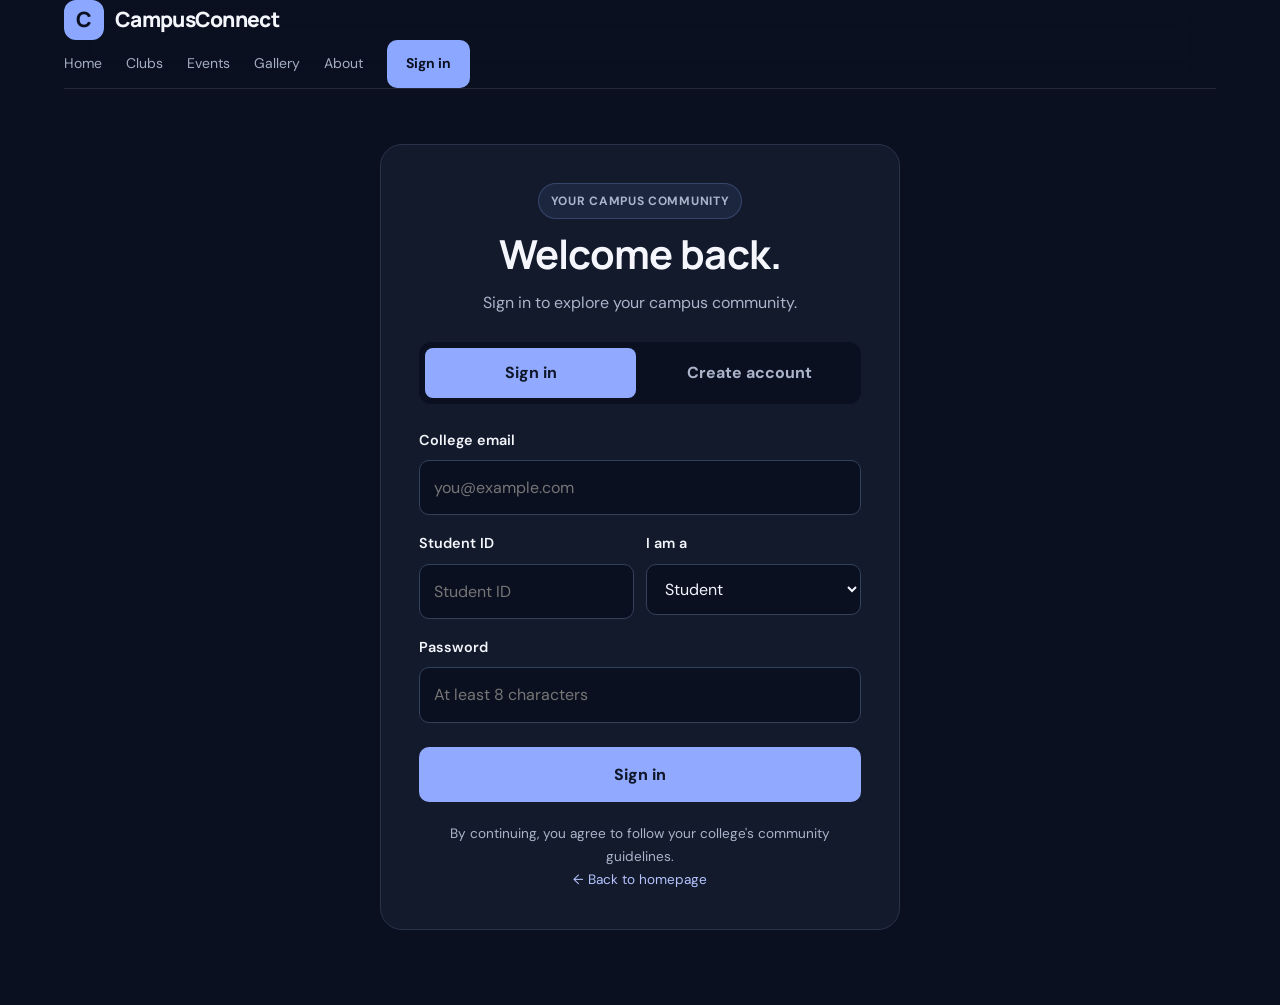
<file: frontend/login.html>
<!DOCTYPE html>
<html lang="en">
<head>
  <meta charset="UTF-8">
  <meta name="viewport" content="width=device-width, initial-scale=1.0">
  <meta name="theme-color" content="#0b1020">
  <meta name="description" content="Sign in or register for CampusConnect.">
  <title>Sign In | CampusConnect</title>
  <link rel="preconnect" href="https://fonts.googleapis.com">
  <link rel="preconnect" href="https://fonts.gstatic.com" crossorigin>
  <link href="https://fonts.googleapis.com/css2?family=DM+Sans:wght@400;500;600;700&family=Manrope:wght@400;500;600;700;800&display=swap" rel="stylesheet">
  <link rel="stylesheet" href="css/style.css">
  <script src="js/script.js" defer></script>
  <style>
    .auth-layout{max-width:520px;margin:55px auto 75px}
    .auth-card{background:#121a2c;border:1px solid #29334a;border-radius:22px;padding:clamp(22px,5vw,38px)}
    .auth-heading{text-align:center;margin-bottom:26px}
    .auth-heading h1{font-size:clamp(1.8rem,5vw,2.5rem);margin:12px 0}
    .auth-heading p{color:#aab4ca;line-height:1.7}
    .auth-tabs{display:grid;grid-template-columns:1fr 1fr;gap:8px;background:#0b1020;padding:6px;border-radius:12px;margin-bottom:24px}
    .auth-tab{padding:11px;border:0;border-radius:8px;background:transparent;color:#aab4ca;font:inherit;font-weight:700;cursor:pointer}
    .auth-tab.active{background:#91aaff;color:#10172a}
    .auth-form label{display:block;font-size:.9rem;font-weight:600;margin:16px 0 8px}
    .auth-form input,.auth-form select{width:100%;padding:13px 14px;border:1px solid #34415b;border-radius:10px;background:#0b1020;color:#f2f5ff;font:inherit;box-sizing:border-box}
    .auth-form input:focus,.auth-form select:focus{outline:2px solid #91aaff;border-color:transparent}
    .auth-form .submit-button{width:100%;margin-top:24px;padding:14px;border:0;border-radius:10px;background:#91aaff;color:#10172a;font:inherit;font-weight:800;cursor:pointer}
    .auth-form .submit-button:hover{filter:brightness(1.08)}
    .auth-message{display:none;margin-top:18px;padding:13px;border-radius:10px;background:#252f47;color:#dce5ff;line-height:1.6;font-size:.9rem}
    .auth-message.show{display:block}
    .auth-foot{text-align:center;color:#aab4ca;font-size:.85rem;line-height:1.7;margin-top:20px}
    .auth-foot a{color:#b5c4ff}
    .form-row{display:grid;grid-template-columns:1fr 1fr;gap:12px}
    @media(max-width:420px){.form-row{grid-template-columns:1fr}}
  </style>
</head>
<body>
  <header class="site-header">
    <nav class="navbar container">
      <a class="brand" href="index.html"><span class="brand-mark">C</span> CampusConnect</a>
      <button class="menu-toggle" id="menuToggle" aria-label="Toggle navigation" aria-expanded="false">☰</button>
      <div class="nav-links" id="navLinks">
        <a href="index.html">Home</a>
        <a href="clubs.html">Clubs</a>
        <a href="events.html">Events</a>
        <a href="gallery.html">Gallery</a>
        <a href="about.html">About</a>
        <a class="nav-cta" href="login.html" aria-current="page">Sign in</a>
      </div>
    </nav>
  </header>

  <main class="container">
    <section class="auth-layout">
      <div class="auth-card">
        <div class="auth-heading">
          <p class="eyebrow">YOUR CAMPUS COMMUNITY</p>
          <h1 id="authTitle">Welcome back.</h1>
          <p id="authSubtitle">Sign in to explore your campus community.</p>
        </div>

        <div class="auth-tabs" role="tablist" aria-label="Account options">
          <button class="auth-tab active" id="signInTab" type="button" role="tab" aria-selected="true">Sign in</button>
          <button class="auth-tab" id="registerTab" type="button" role="tab" aria-selected="false">Create account</button>
        </div>

        <form class="auth-form" id="authForm">
          <div id="nameField" hidden>
            <label for="fullName">Full name</label>
            <input id="fullName" name="fullName" autocomplete="name" placeholder="Enter your full name">
          </div>

          <label for="email">College email</label>
          <input id="email" name="email" type="email" autocomplete="email" placeholder="you@example.com" required>

          <div class="form-row" id="studentFields" hidden>
            <div>
              <label for="studentId">Student ID</label>
              <input id="studentId" name="studentId" placeholder="Student ID">
            </div>
            <div>
              <label for="role">I am a</label>
              <select id="role" name="role">
                <option value="student">Student</option>
                <option value="coordinator">Club coordinator</option>
              </select>
            </div>
          </div>

          <label for="password">Password</label>
          <input id="password" name="password" type="password" autocomplete="current-password" minlength="8" placeholder="At least 8 characters" required>

          <button class="submit-button" id="submitButton" type="submit">Sign in</button>
          <div class="auth-message" id="authMessage" role="status" aria-live="polite"></div>
        </form>

        <div class="auth-foot">
          By continuing, you agree to follow your college's community guidelines.
          <br><a href="index.html">← Back to homepage</a>
        </div>
      </div>
    </section>
  </main>

  <script>
    const signInTab = document.getElementById("signInTab");
    const registerTab = document.getElementById("registerTab");
    const authTitle = document.getElementById("authTitle");
    const authSubtitle = document.getElementById("authSubtitle");
    const nameField = document.getElementById("nameField");
    const fullName = document.getElementById("fullName");
    const studentFields = document.getElementById("studentFields");
    const studentId = document.getElementById("studentId");
    const password = document.getElementById("password");
    const submitButton = document.getElementById("submitButton");
    const authForm = document.getElementById("authForm");
    const authMessage = document.getElementById("authMessage");
    let registerMode = false;

    function setMode(isRegister) {
      registerMode = isRegister;
      signInTab.classList.toggle("active", !isRegister);
      registerTab.classList.toggle("active", isRegister);
      signInTab.setAttribute("aria-selected", String(!isRegister));
      registerTab.setAttribute("aria-selected", String(isRegister));
      authTitle.textContent = isRegister ? "Join your community." : "Welcome back.";
      authSubtitle.textContent = isRegister
        ? "Create an account to get involved on campus."
        : "Sign in to explore your campus community.";
      nameField.hidden = !isRegister;
      fullName.required = isRegister;
      studentFields.hidden = !isRegister;
      studentId.required = isRegister;
      password.autocomplete = isRegister ? "new-password" : "current-password";
      submitButton.textContent = isRegister ? "Create account" : "Sign in";
      authMessage.classList.remove("show");
      authMessage.textContent = "";
    }

    signInTab.addEventListener("click", () => setMode(false));
    registerTab.addEventListener("click", () => setMode(true));

    authForm.addEventListener("submit", (event) => {
      event.preventDefault();

      if (!authForm.reportValidity()) return;

      authMessage.textContent = registerMode
        ? "The registration form is valid! Account creation is not connected yet. Next, we will connect this page to the Java backend."
        : "The sign-in form is valid! Authentication is not connected yet. Your account has not been signed in.";
      authMessage.classList.add("show");
    });
  </script>
</body>
</html>
</file>
<file: frontend/css/style.css>
:root {
  --bg: #0b1020;
  --surface: #11192b;
  --surface-light: #18233a;
  --text: #f4f6fc;
  --muted: #a4aec2;
  --accent: #8ba7ff;
  --border: rgba(255, 255, 255, .10);
  --container: 1160px;
}

* {
  box-sizing: border-box;
  margin: 0;
  padding: 0;
}

html {
  scroll-behavior: smooth;
}

body {
  min-height: 100vh;
  background: var(--bg);
  color: var(--text);
  font-family: "DM Sans", Arial, sans-serif;
  line-height: 1.7;
}

a {
  color: inherit;
  text-decoration: none;
}

button {
  font: inherit;
  cursor: pointer;
}

img {
  max-width: 100%;
  display: block;
}

.container {
  width: min(var(--container), 90%);
  margin-inline: auto;
}

.navbar {
  position: sticky;
  top: 0;
  z-index: 100;
  background: rgba(11, 16, 32, .94);
  backdrop-filter: blur(16px);
  border-bottom: 1px solid var(--border);
}

.nav-inner {
  min-height: 76px;
  display: flex;
  align-items: center;
  justify-content: space-between;
  gap: 20px;
}

.brand {
  display: inline-flex;
  align-items: center;
  gap: 11px;
  font-family: "Manrope", sans-serif;
  font-size: 21px;
  font-weight: 800;
  letter-spacing: -.7px;
}

.brand-mark {
  width: 40px;
  height: 40px;
  display: grid;
  place-items: center;
  border-radius: 12px;
  background: var(--accent);
  color: var(--bg);
  font-weight: 800;
}

.nav-links {
  display: flex;
  align-items: center;
  gap: 24px;
  color: var(--muted);
  font-size: 14px;
}

.nav-links a:hover,
.text-link:hover,
.footer-links a:hover {
  color: white;
}

.nav-cta,
.button-primary {
  display: inline-flex;
  align-items: center;
  justify-content: center;
  gap: 8px;
  min-height: 44px;
  padding: 11px 18px;
  border: 1px solid transparent;
  border-radius: 10px;
  background: var(--accent);
  color: var(--bg);
  font-weight: 700;
  transition: transform .2s, background .2s;
}

.button-primary:hover,
.nav-cta:hover {
  transform: translateY(-2px);
}

.button-secondary {
  display: inline-flex;
  align-items: center;
  justify-content: center;
  min-height: 44px;
  padding: 11px 18px;
  border: 1px solid var(--border);
  border-radius: 10px;
  color: var(--text);
  font-weight: 600;
}

.button-secondary:hover {
  background: var(--surface-light);
}

.menu-toggle {
  display: none;
  padding: 8px 12px;
  border: 1px solid var(--border);
  border-radius: 9px;
  background: var(--surface);
  color: var(--text);
}

.hero {
  padding: 94px 0 78px;
  overflow: hidden;
  background:
    radial-gradient(ellipse at 78% 18%, rgba(85, 112, 211, .20), transparent 38%),
    radial-gradient(ellipse at 8% 70%, rgba(54, 91, 150, .13), transparent 35%);
}

.hero-grid {
  display: grid;
  grid-template-columns: 1.05fr .95fr;
  align-items: center;
  gap: 55px;
}

.eyebrow {
  display: inline-flex;
  align-items: center;
  gap: 9px;
  padding: 7px 12px;
  border: 1px solid rgba(139, 167, 255, .23);
  border-radius: 50px;
  background: rgba(139, 167, 255, .09);
  color: #bdcbff;
  font-size: 12px;
  font-weight: 700;
  letter-spacing: .7px;
  text-transform: uppercase;
}

.eyebrow-dot {
  width: 7px;
  height: 7px;
  border-radius: 50%;
  background: var(--accent);
}

h1,
h2,
h3 {
  font-family: "Manrope", sans-serif;
  line-height: 1.25;
  letter-spacing: -.7px;
}

h1 {
  margin: 24px 0;
  font-size: clamp(38px, 5.5vw, 66px);
  line-height: 1.15;
}

h2 {
  font-size: clamp(27px, 4vw, 40px);
}

h3 {
  font-size: 19px;
}

.gradient-text {
  color: var(--accent);
}

.hero-copy {
  max-width: 540px;
  color: var(--muted);
  font-size: 16px;
  line-height: 1.9;
}

.hero-actions {
  display: flex;
  flex-wrap: wrap;
  gap: 13px;
  margin-top: 30px;
}

.hero-note {
  margin-top: 20px;
  color: var(--muted);
  font-size: 12px;
}

.feature-panel {
  padding: 24px;
  border: 1px solid var(--border);
  border-radius: 20px;
  background: linear-gradient(145deg, rgba(24, 35, 58, .96), rgba(17, 25, 43, .96));
  box-shadow: 0 30px 80px rgba(0, 0, 0, .24);
}

.panel-top {
  display: flex;
  align-items: center;
  justify-content: space-between;
  gap: 10px;
  margin-bottom: 22px;
}

.panel-top h2 {
  font-size: 17px;
  letter-spacing: -.3px;
}

.live-label {
  padding: 5px 9px;
  border: 1px solid rgba(74, 190, 137, .22);
  border-radius: 20px;
  background: rgba(74, 190, 137, .10);
  color: #a8e6ca;
  font-size: 11px;
  white-space: nowrap;
}

.club-preview {
  display: flex;
  align-items: center;
  gap: 14px;
  margin-top: 11px;
  padding: 15px;
  border: 1px solid var(--border);
  border-radius: 12px;
  background: rgba(255, 255, 255, .025);
}

.club-icon {
  display: grid;
  flex-shrink: 0;
  place-items: center;
  width: 45px;
  height: 45px;
  margin-bottom: 15px;
  border-radius: 12px;
  background: #273453;
  color: #dce4ff;
  font-size: 15px;
  font-weight: 800;
}

.club-preview .club-icon {
  margin-bottom: 0;
}

.club-preview h3 {
  font-size: 14px;
  letter-spacing: -.2px;
}

.club-preview p {
  color: var(--muted);
  font-size: 12px;
}

.club-arrow {
  margin-left: auto;
  color: var(--muted);
  font-size: 20px;
}

.panel-bottom {
  display: flex;
  justify-content: space-between;
  gap: 15px;
  margin-top: 20px;
  padding-top: 18px;
  border-top: 1px solid var(--border);
  color: var(--muted);
  font-size: 12px;
}

.panel-bottom strong {
  display: block;
  color: var(--text);
  font-size: 16px;
}

.section {
  padding: 78px 0;
}

.section-muted {
  background: #0e1526;
}

.section-heading {
  margin-bottom: 30px;
}

.section-heading h2 {
  margin-bottom: 10px;
}

.section-heading p {
  max-width: 650px;
  color: var(--muted);
  font-size: 14px;
}

.grid {
  display: grid;
  grid-template-columns: repeat(3, minmax(0, 1fr));
  gap: 20px;
}

.card {
  padding: 24px;
  border: 1px solid var(--border);
  border-radius: 16px;
  background: var(--surface);
  transition: transform .2s, border-color .2s;
}

.card:hover {
  transform: translateY(-3px);
  border-color: rgba(139, 167, 255, .5);
}

.card h3 {
  margin-bottom: 10px;
}

.card p {
  margin-bottom: 17px;
  font-size: 13px;
}

.muted {
  color: var(--muted);
}

.text-link {
  color: #b6c7ff;
  font-size: 13px;
  font-weight: 700;
}

.cta {
  display: flex;
  align-items: center;
  justify-content: space-between;
  gap: 25px;
  padding: 38px;
  border: 1px solid rgba(139, 167, 255, .25);
  border-radius: 20px;
  background:
    radial-gradient(ellipse at top right, rgba(139, 167, 255, .15), transparent 50%),
    var(--surface);
}

.cta h2 {
  margin-bottom: 10px;
}

.cta p {
  max-width: 560px;
  color: var(--muted);
  font-size: 14px;
}

footer {
  padding: 30px 0;
  border-top: 1px solid var(--border);
  color: var(--muted);
  font-size: 12px;
}

.footer-inner {
  display: flex;
  align-items: center;
  justify-content: space-between;
  flex-wrap: wrap;
  gap: 20px;
}

.footer-links {
  display: flex;
  flex-wrap: wrap;
  gap: 20px;
}

@media (max-width: 850px) {
  .hero-grid {
    grid-template-columns: 1fr;
    gap: 40px;
  }

  .hero {
    padding-top: 65px;
  }

  .grid {
    grid-template-columns: repeat(2, minmax(0, 1fr));
  }

  .nav-links {
    gap: 14px;
  }
}

@media (max-width: 600px) {
  .nav-inner {
    min-height: 68px;
    flex-wrap: wrap;
    padding: 12px 0;
  }

  .brand {
    font-size: 19px;
  }

  .menu-toggle {
    display: inline-flex;
    align-items: center;
    justify-content: center;
  }

  .nav-links {
    display: none;
    width: 100%;
    flex-direction: column;
    align-items: stretch;
    gap: 0;
    padding: 8px 0;
  }

  .nav-links.open {
    display: flex;
  }

  .nav-links a {
    padding: 10px 4px;
  }

  .nav-cta {
    text-align: center;
  }

  .hero {
    padding: 54px 0;
  }

  .section {
    padding: 55px 0;
  }

  .grid {
    grid-template-columns: 1fr;
  }

  .cta {
    align-items: flex-start;
    flex-direction: column;
    padding: 28px;
  }

  .feature-panel {
    padding: 17px;
  }

  .panel-bottom {
    gap: 8px;
  }

  .panel-bottom strong {
    font-size: 14px;
  }
}
</file>
